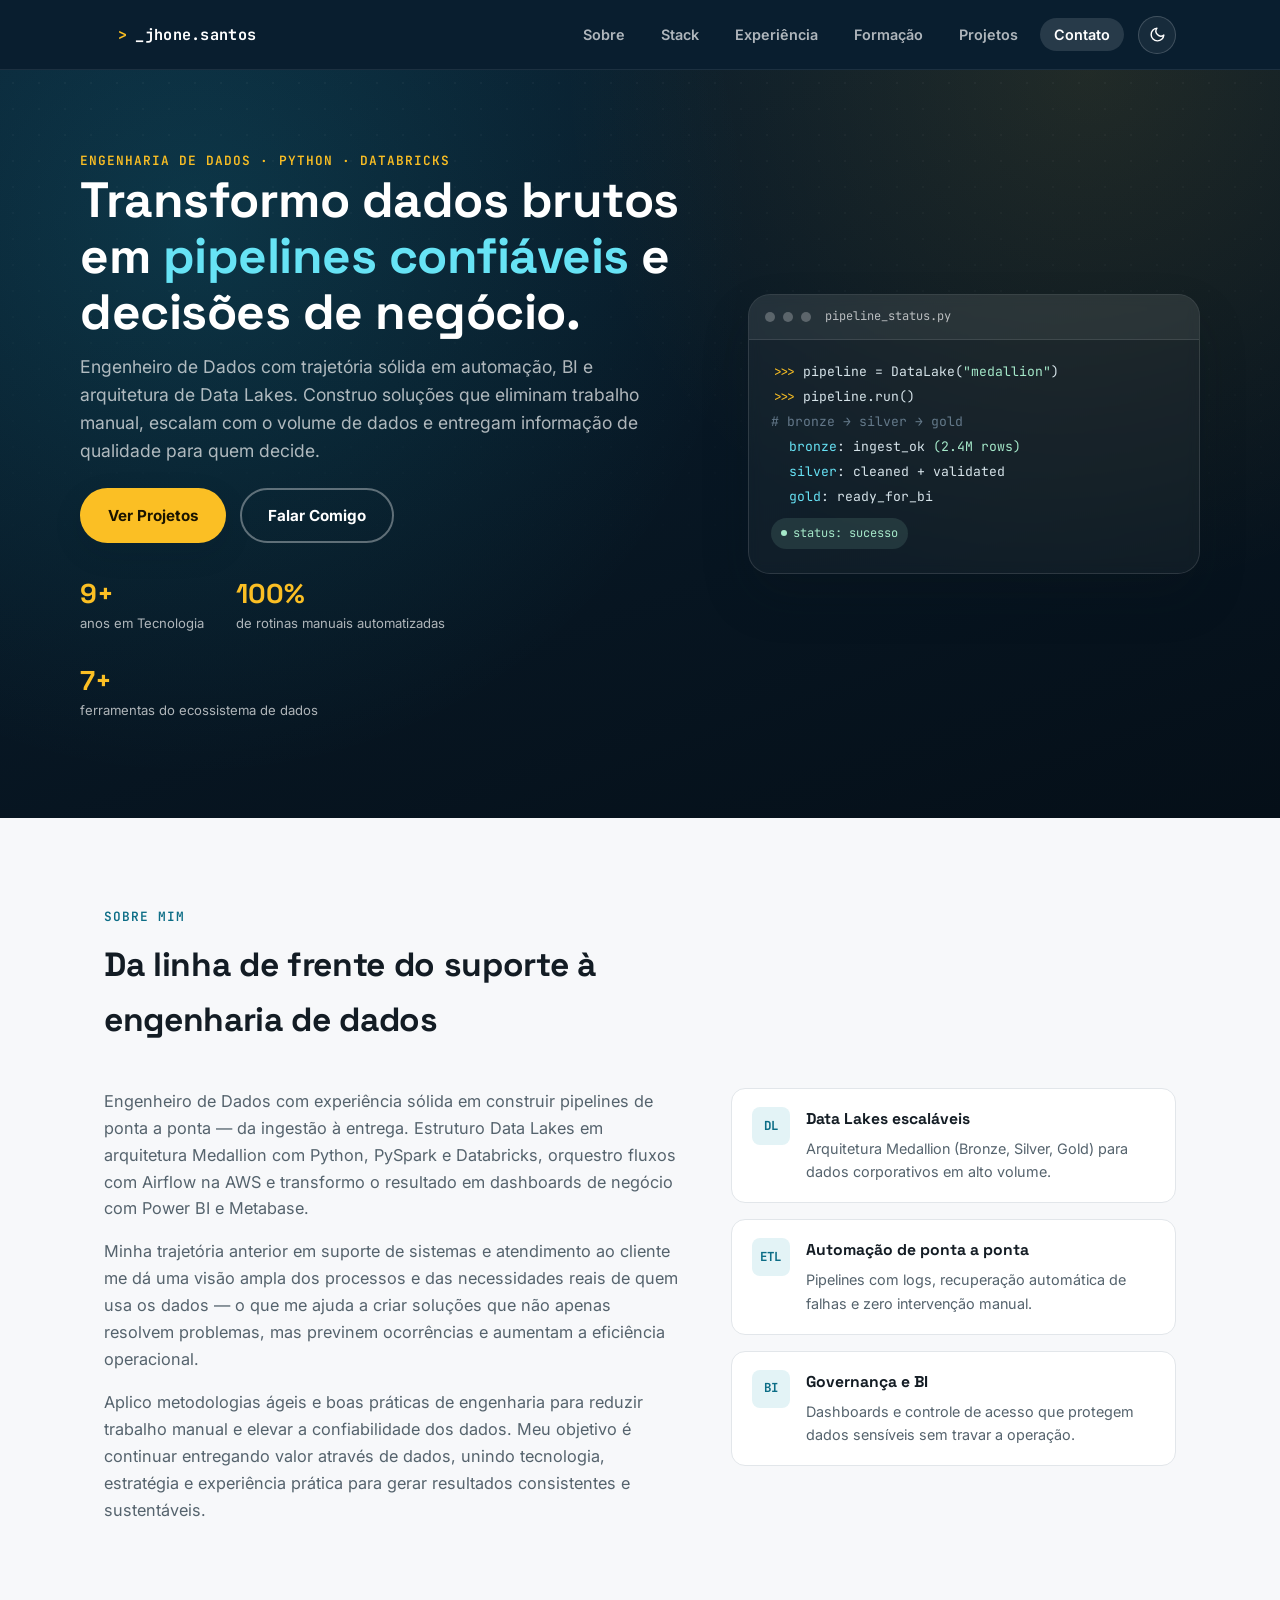
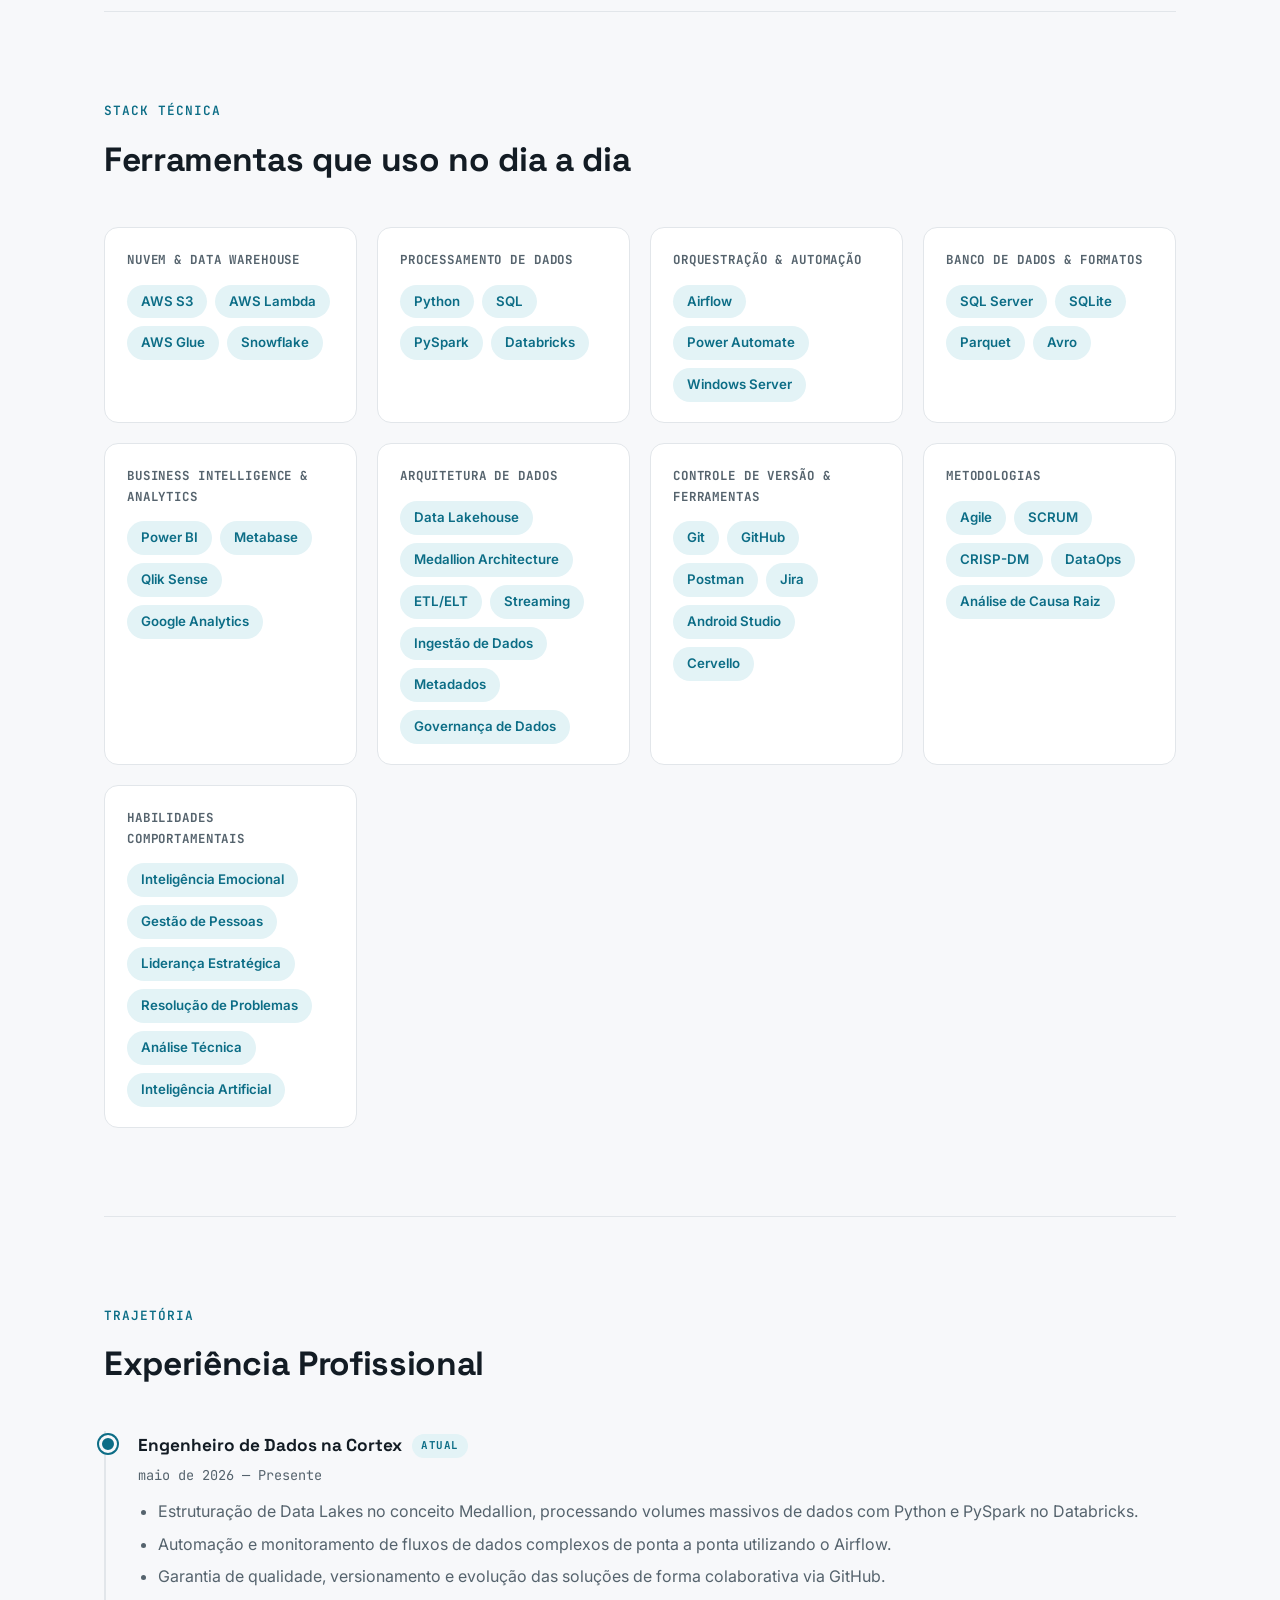
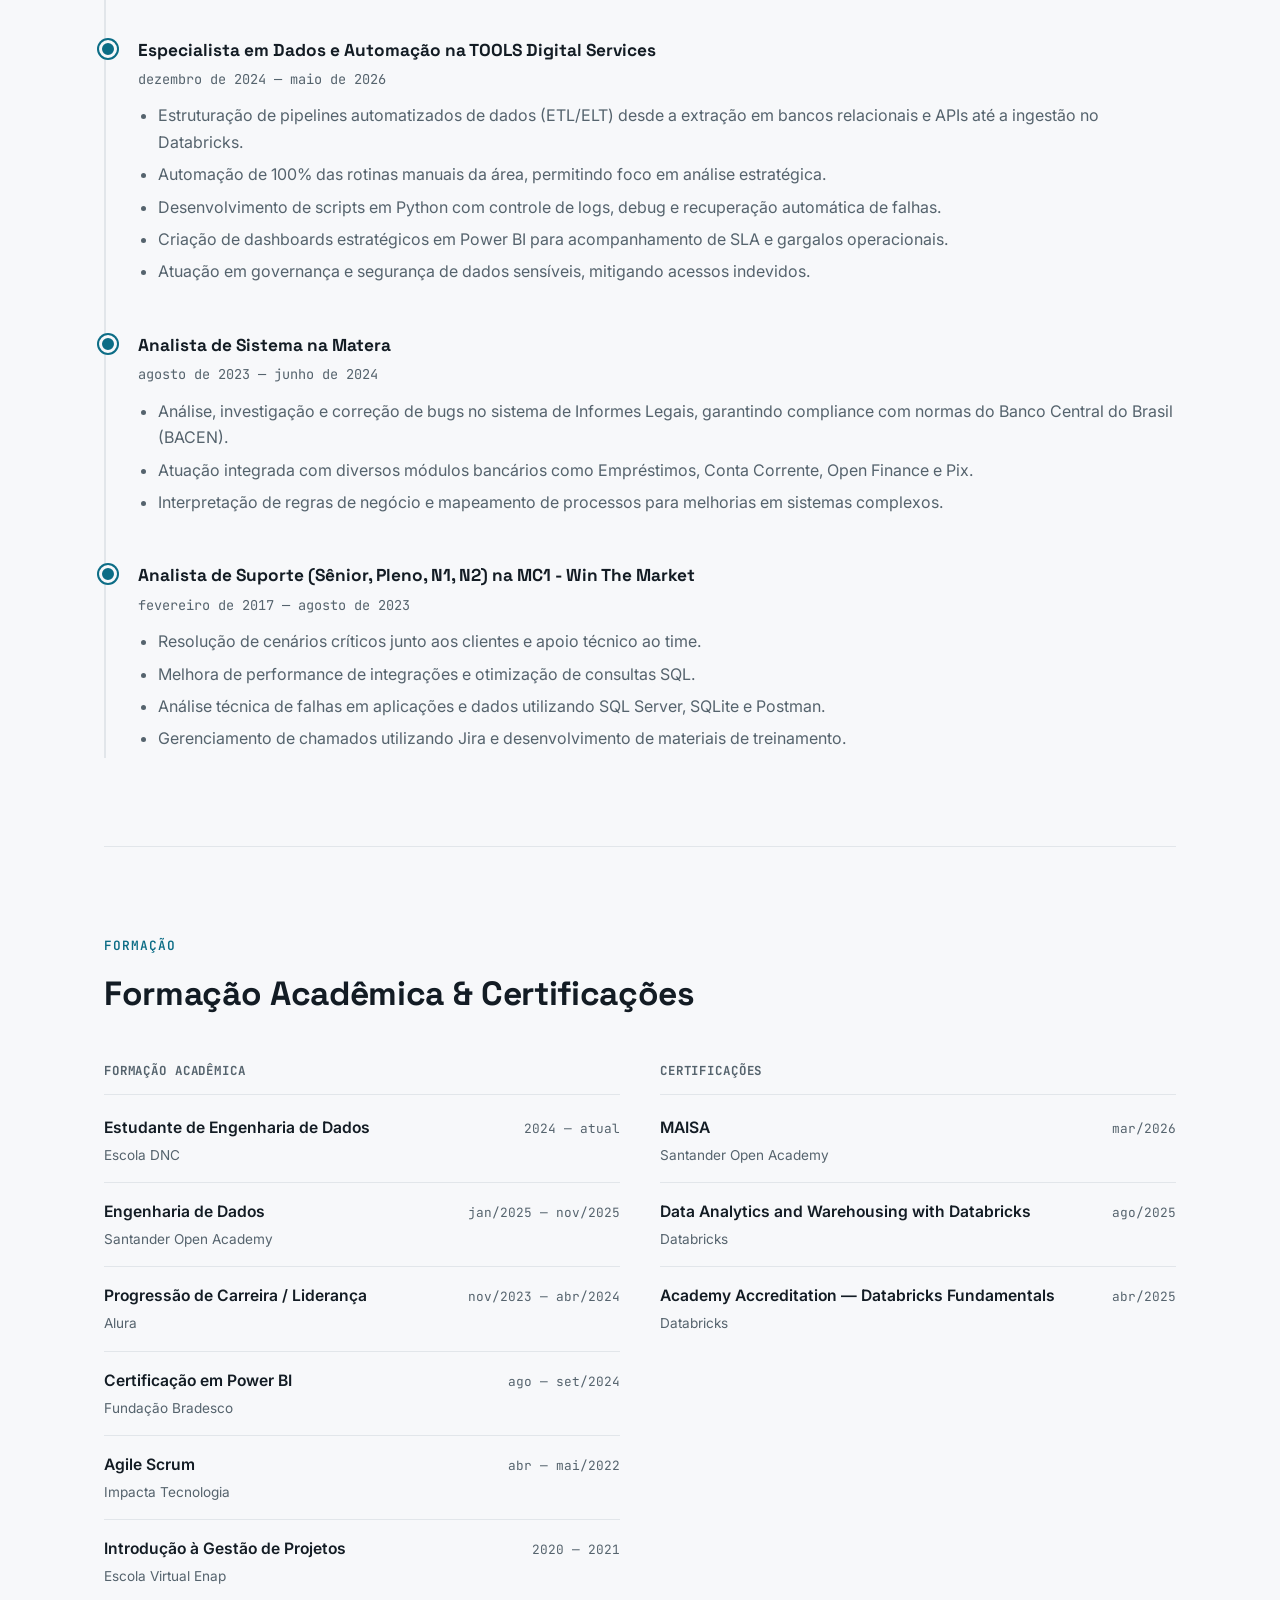
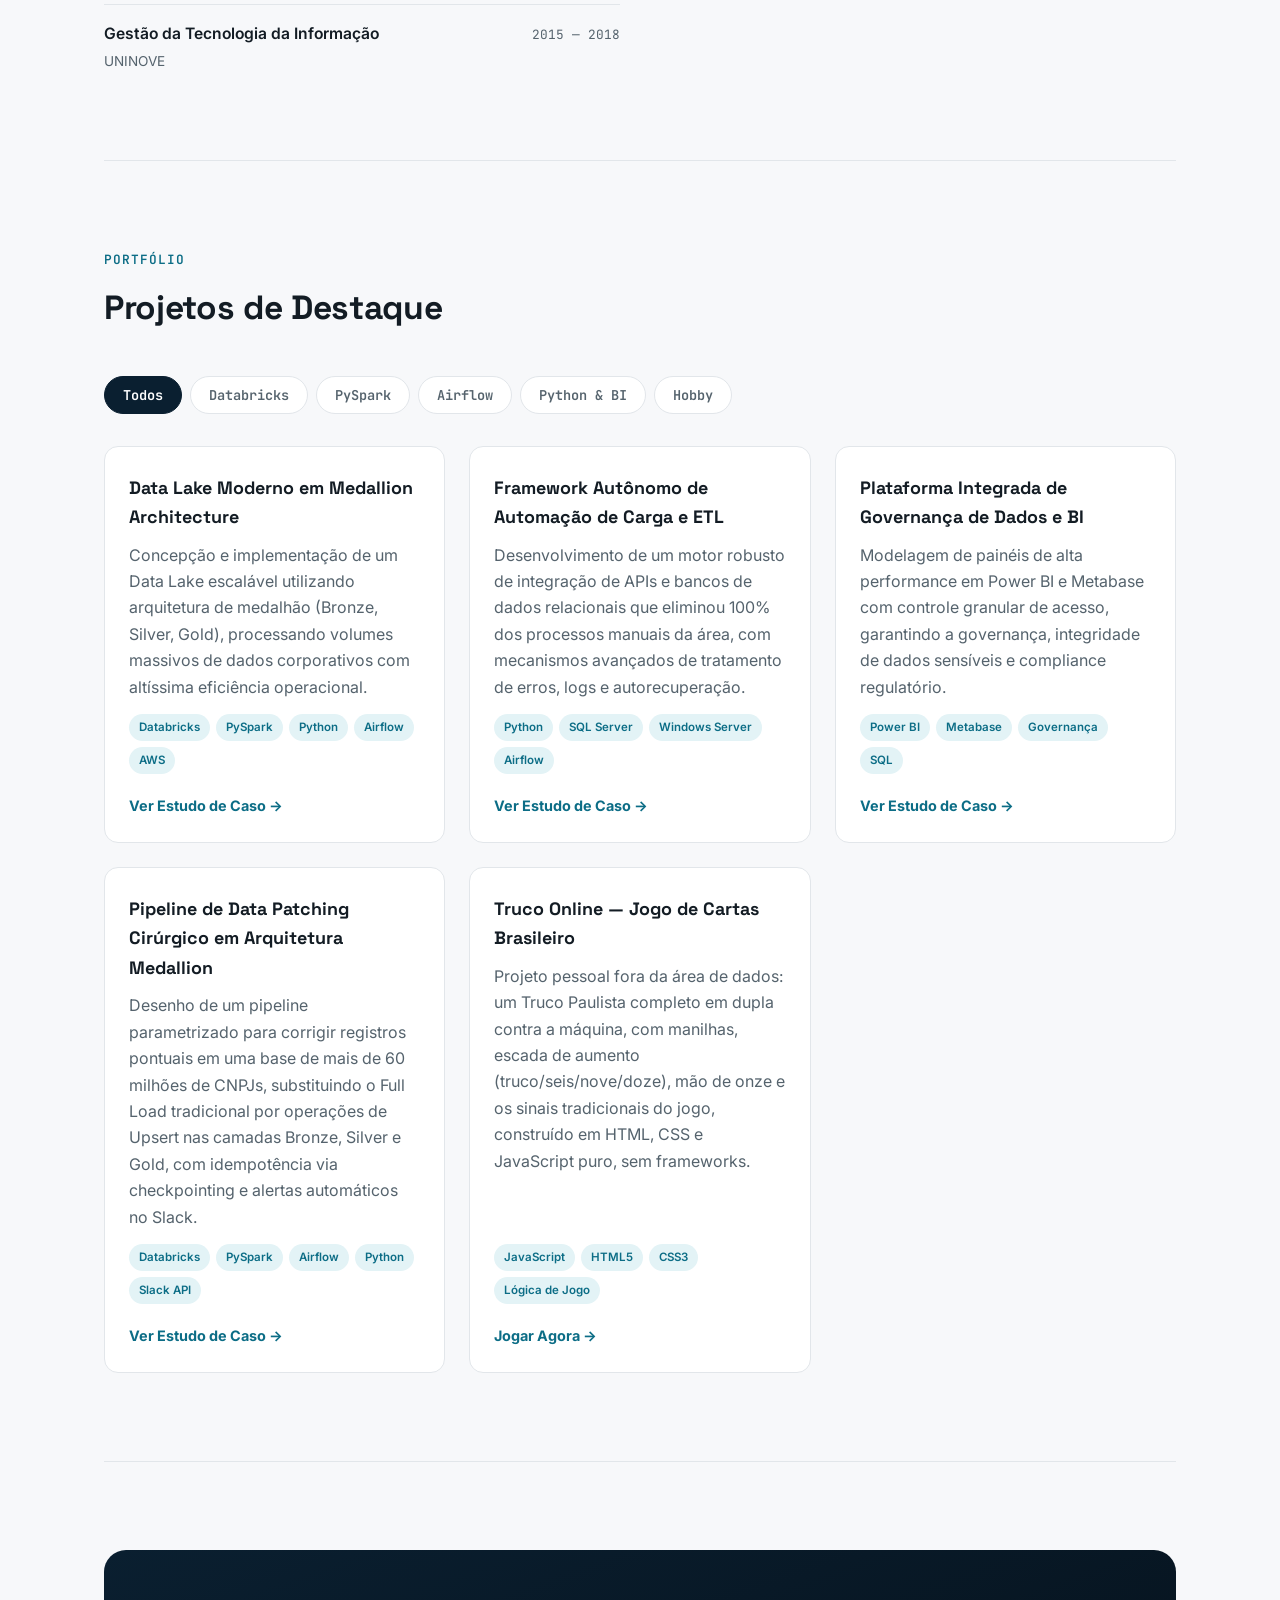
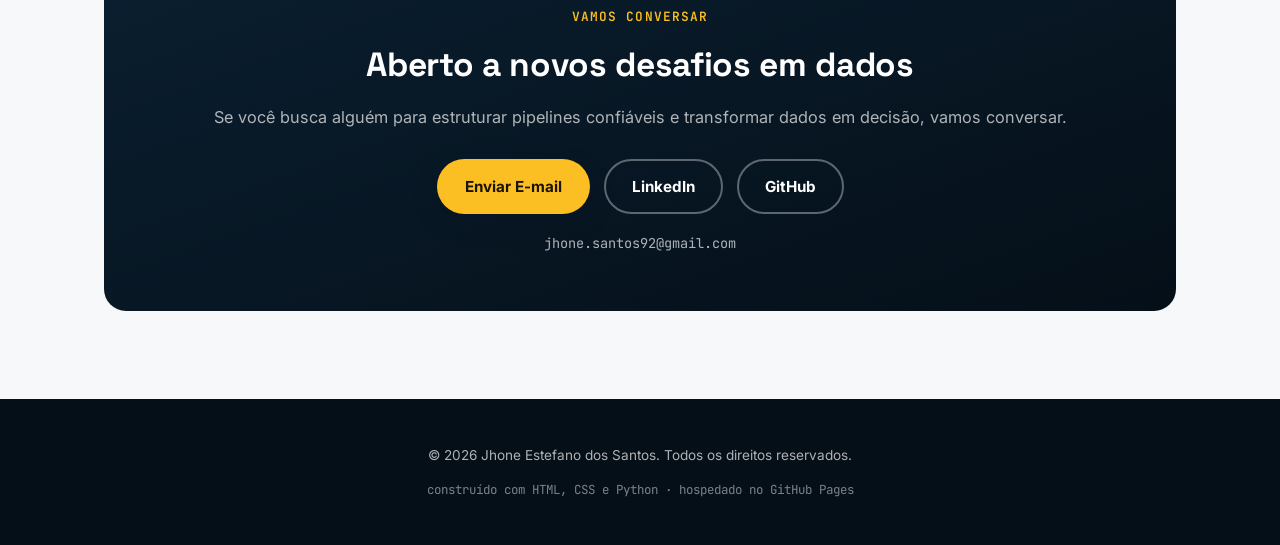
<file: index.html>
<!DOCTYPE html>
<html lang="pt-BR">
<head>
    <meta charset="UTF-8">
    <meta name="viewport" content="width=device-width, initial-scale=1.0">
    <title>Jhone Estefano dos Santos | Engenheiro de Dados</title>
    <meta name="description" content="Portfólio de Jhone Estefano dos Santos, Engenheiro de Dados especializado em Python, PySpark, Databricks, Airflow e AWS. Conheça meus projetos de Data Lake, ETL/ELT e governança de dados.">
    <meta name="author" content="Jhone Estefano dos Santos">

    <link rel="canonical" href="https://jhonesantos-92.github.io/data_engineering_portfolio/">

    <meta property="og:type" content="website">
    <meta property="og:title" content="Jhone Estefano dos Santos | Engenheiro de Dados">
    <meta property="og:description" content="Portfólio de Engenharia de Dados: Data Lakes, ETL/ELT, Databricks, PySpark, Airflow e AWS.">
    <meta property="og:image" content="https://jhonesantos-92.github.io/data_engineering_portfolio/images/og-cover.png">
    <meta property="og:url" content="https://jhonesantos-92.github.io/data_engineering_portfolio/">
    <meta property="og:locale" content="pt_BR">

    <meta name="twitter:card" content="summary_large_image">
    <meta name="twitter:title" content="Jhone Estefano dos Santos | Engenheiro de Dados">
    <meta name="twitter:description" content="Portfólio de Engenharia de Dados: Data Lakes, ETL/ELT, Databricks, PySpark, Airflow e AWS.">
    <meta name="twitter:image" content="https://jhonesantos-92.github.io/data_engineering_portfolio/images/og-cover.png">

    <link rel="icon" type="image/svg+xml" href="images/favicon.svg">
    <meta name="theme-color" content="#0a1f30">

    <link rel="preconnect" href="https://fonts.googleapis.com">
    <link rel="preconnect" href="https://fonts.gstatic.com" crossorigin>
    <link href="https://fonts.googleapis.com/css2?family=Space+Grotesk:wght@500;700&family=Inter:wght@400;500;600;700&family=JetBrains+Mono:wght@400;500;600;700&display=swap" rel="stylesheet">

    <link rel="stylesheet" href="css/style.css">

    <script type="application/ld+json">
    {
        "@context": "https://schema.org",
        "@type": "Person",
        "name": "Jhone Estefano dos Santos",
        "jobTitle": "Engenheiro de Dados",
        "url": "https://jhonesantos-92.github.io/data_engineering_portfolio/",
        "image": "https://jhonesantos-92.github.io/data_engineering_portfolio/images/og-cover.png",
        "email": "mailto:jhone.santos92@gmail.com",
        "sameAs": [
            "https://www.linkedin.com/in/jhone-estefano",
            "https://github.com/JhoneSantos-92"
        ],
        "knowsAbout": ["Python", "SQL", "PySpark", "Databricks", "Apache Airflow", "AWS", "Power BI", "Engenharia de Dados"]
    }
    </script>
</head>
<body>
    <header>
        <nav>
            <div class="nav-bar">
                <a href="#" class="logo"><span class="logo-dot">&gt;</span>_jhone.santos</a>
                <button class="nav-toggle" id="navToggle" aria-label="Abrir menu" aria-expanded="false" aria-controls="navMenu">
                    <span></span><span></span><span></span>
                </button>
                <ul id="navMenu">
                    <li><a href="#about" data-nav-link>Sobre</a></li>
                    <li><a href="#skills" data-nav-link>Stack</a></li>
                    <li><a href="#experience" data-nav-link>Experiência</a></li>
                    <li><a href="#education" data-nav-link>Formação</a></li>
                    <li><a href="#projects" data-nav-link>Projetos</a></li>
                    <li><a href="#contact" data-nav-link>Contato</a></li>
                    <li>
                        <button class="theme-toggle" id="themeToggle" aria-label="Alternar tema claro/escuro" aria-pressed="false">
                            <svg class="icon-moon" viewBox="0 0 24 24" fill="none" stroke="currentColor" stroke-width="2" stroke-linecap="round" stroke-linejoin="round"><path d="M21 12.79A9 9 0 1 1 11.21 3 7 7 0 0 0 21 12.79z"></path></svg>
                            <svg class="icon-sun" viewBox="0 0 24 24" fill="none" stroke="currentColor" stroke-width="2" stroke-linecap="round" stroke-linejoin="round"><circle cx="12" cy="12" r="5"></circle><path d="M12 1v2M12 21v2M4.22 4.22l1.42 1.42M18.36 18.36l1.42 1.42M1 12h2M21 12h2M4.22 19.78l1.42-1.42M18.36 5.64l1.42-1.42"></path></svg>
                        </button>
                    </li>
                </ul>
            </div>
        </nav>

        <div class="hero">
            <div class="hero-inner">
                <div class="hero-content">
                    <span class="eyebrow hero-eyebrow">Engenharia de Dados &middot; Python &middot; Databricks</span>
                    <h1>Transformo dados brutos em <span class="highlight">pipelines confiáveis</span> e decisões de negócio.</h1>
                    <p class="hero-subtitle">
                        Engenheiro de Dados com trajetória sólida em automação, BI e arquitetura de Data Lakes.
                        Construo soluções que eliminam trabalho manual, escalam com o volume de dados e entregam
                        informação de qualidade para quem decide.
                    </p>
                    <div class="hero-cta">
                        <a href="#projects" class="btn btn-primary">Ver Projetos</a>
                        <a href="#contact" class="btn btn-outline">Falar Comigo</a>
                    </div>
                    <div class="hero-stats">
                        <div class="hero-stat">
                            <span class="hero-stat-value">9+</span>
                            <span class="hero-stat-label">anos em Tecnologia</span>
                        </div>
                        <div class="hero-stat">
                            <span class="hero-stat-value">100%</span>
                            <span class="hero-stat-label">de rotinas manuais automatizadas</span>
                        </div>
                        <div class="hero-stat">
                            <span class="hero-stat-value">7+</span>
                            <span class="hero-stat-label">ferramentas do ecossistema de dados</span>
                        </div>
                    </div>
                </div>

                <div class="hero-visual" aria-hidden="true">
                    <div class="terminal-bar">
                        <span class="terminal-dot"></span><span class="terminal-dot"></span><span class="terminal-dot"></span>
                        <span class="terminal-title">pipeline_status.py</span>
                    </div>
                    <div class="terminal-body">
                        <div><span class="line-prompt">&gt;&gt;&gt;</span> pipeline = DataLake(<span class="line-str">"medallion"</span>)</div>
                        <div><span class="line-prompt">&gt;&gt;&gt;</span> pipeline.run()</div>
                        <div class="line-comment"># bronze &rarr; silver &rarr; gold</div>
                        <div class="line-indent"><span class="line-key">bronze</span>: ingest_ok <span class="line-str">(2.4M rows)</span></div>
                        <div class="line-indent"><span class="line-key">silver</span>: cleaned + validated</div>
                        <div class="line-indent"><span class="line-key">gold</span>: ready_for_bi</div>
                        <div class="terminal-status"><span class="dot"></span> status: sucesso</div>
                    </div>
                </div>
            </div>
        </div>
    </header>

    <main>
        <section id="about" class="page-section">
            <div class="section-head">
                <span class="eyebrow">Sobre mim</span>
                <h2>Da linha de frente do suporte à engenharia de dados</h2>
            </div>
            <div class="about-grid">
                <div class="about-copy">
                    <p>
                        Engenheiro de Dados com experiência sólida em construir pipelines de ponta a ponta —
                        da ingestão à entrega. Estruturo Data Lakes em arquitetura Medallion com Python, PySpark
                        e Databricks, orquestro fluxos com Airflow na AWS e transformo o resultado em dashboards
                        de negócio com Power BI e Metabase.
                    </p>
                    <p>
                        Minha trajetória anterior em suporte de sistemas e atendimento ao cliente me dá uma visão
                        ampla dos processos e das necessidades reais de quem usa os dados — o que me ajuda a criar
                        soluções que não apenas resolvem problemas, mas previnem ocorrências e aumentam a
                        eficiência operacional.
                    </p>
                    <p>
                        Aplico metodologias ágeis e boas práticas de engenharia para reduzir trabalho manual e
                        elevar a confiabilidade dos dados. Meu objetivo é continuar entregando valor através de
                        dados, unindo tecnologia, estratégia e experiência prática para gerar resultados
                        consistentes e sustentáveis.
                    </p>
                </div>
                <div class="highlight-list">
                    <div class="highlight-card">
                        <div class="highlight-icon">DL</div>
                        <div>
                            <h3>Data Lakes escaláveis</h3>
                            <p>Arquitetura Medallion (Bronze, Silver, Gold) para dados corporativos em alto volume.</p>
                        </div>
                    </div>
                    <div class="highlight-card">
                        <div class="highlight-icon">ETL</div>
                        <div>
                            <h3>Automação de ponta a ponta</h3>
                            <p>Pipelines com logs, recuperação automática de falhas e zero intervenção manual.</p>
                        </div>
                    </div>
                    <div class="highlight-card">
                        <div class="highlight-icon">BI</div>
                        <div>
                            <h3>Governança e BI</h3>
                            <p>Dashboards e controle de acesso que protegem dados sensíveis sem travar a operação.</p>
                        </div>
                    </div>
                </div>
            </div>
        </section>

        <section id="skills" class="page-section">
            <div class="section-head">
                <span class="eyebrow">Stack técnica</span>
                <h2>Ferramentas que uso no dia a dia</h2>
            </div>
            <div class="skills-grid">
                <div class="skill-category">
                    <h3>Nuvem &amp; Data Warehouse</h3>
                    <div class="skill-tags"><span class="tag">AWS S3</span><span class="tag">AWS Lambda</span><span class="tag">AWS Glue</span><span class="tag">Snowflake</span></div>
                </div>
                <div class="skill-category">
                    <h3>Processamento de Dados</h3>
                    <div class="skill-tags"><span class="tag">Python</span><span class="tag">SQL</span><span class="tag">PySpark</span><span class="tag">Databricks</span></div>
                </div>
                <div class="skill-category">
                    <h3>Orquestração &amp; Automação</h3>
                    <div class="skill-tags"><span class="tag">Airflow</span><span class="tag">Power Automate</span><span class="tag">Windows Server</span></div>
                </div>
                <div class="skill-category">
                    <h3>Banco de Dados &amp; Formatos</h3>
                    <div class="skill-tags"><span class="tag">SQL Server</span><span class="tag">SQLite</span><span class="tag">Parquet</span><span class="tag">Avro</span></div>
                </div>
                <div class="skill-category">
                    <h3>Business Intelligence &amp; Analytics</h3>
                    <div class="skill-tags"><span class="tag">Power BI</span><span class="tag">Metabase</span><span class="tag">Qlik Sense</span><span class="tag">Google Analytics</span></div>
                </div>
                <div class="skill-category">
                    <h3>Arquitetura de Dados</h3>
                    <div class="skill-tags"><span class="tag">Data Lakehouse</span><span class="tag">Medallion Architecture</span><span class="tag">ETL/ELT</span><span class="tag">Streaming</span><span class="tag">Ingestão de Dados</span><span class="tag">Metadados</span><span class="tag">Governança de Dados</span></div>
                </div>
                <div class="skill-category">
                    <h3>Controle de Versão &amp; Ferramentas</h3>
                    <div class="skill-tags"><span class="tag">Git</span><span class="tag">GitHub</span><span class="tag">Postman</span><span class="tag">Jira</span><span class="tag">Android Studio</span><span class="tag">Cervello</span></div>
                </div>
                <div class="skill-category">
                    <h3>Metodologias</h3>
                    <div class="skill-tags"><span class="tag">Agile</span><span class="tag">SCRUM</span><span class="tag">CRISP-DM</span><span class="tag">DataOps</span><span class="tag">Análise de Causa Raiz</span></div>
                </div>
                <div class="skill-category">
                    <h3>Habilidades Comportamentais</h3>
                    <div class="skill-tags"><span class="tag">Inteligência Emocional</span><span class="tag">Gestão de Pessoas</span><span class="tag">Liderança Estratégica</span><span class="tag">Resolução de Problemas</span><span class="tag">Análise Técnica</span><span class="tag">Inteligência Artificial</span></div>
                </div>
            </div>
        </section>

        <section id="experience" class="page-section">
            <div class="section-head">
                <span class="eyebrow">Trajetória</span>
                <h2>Experiência Profissional</h2>
            </div>
            <div class="timeline">
                <article class="timeline-item">
                    <div class="timeline-header">
                        <h3>Engenheiro de Dados na Cortex</h3>
                        <span class="badge-current">Atual</span>
                    </div>
                    <span class="period">maio de 2026 &mdash; Presente</span>
                    <ul>
                        <li>Estruturação de Data Lakes no conceito Medallion, processando volumes massivos de dados com Python e PySpark no Databricks.</li>
                        <li>Automação e monitoramento de fluxos de dados complexos de ponta a ponta utilizando o Airflow.</li>
                        <li>Garantia de qualidade, versionamento e evolução das soluções de forma colaborativa via GitHub.</li>
                    </ul>
                </article>
                <article class="timeline-item">
                    <div class="timeline-header">
                        <h3>Especialista em Dados e Automação na TOOLS Digital Services</h3>
                    </div>
                    <span class="period">dezembro de 2024 &mdash; maio de 2026</span>
                    <ul>
                        <li>Estruturação de pipelines automatizados de dados (ETL/ELT) desde a extração em bancos relacionais e APIs até a ingestão no Databricks.</li>
                        <li>Automação de 100% das rotinas manuais da área, permitindo foco em análise estratégica.</li>
                        <li>Desenvolvimento de scripts em Python com controle de logs, debug e recuperação automática de falhas.</li>
                        <li>Criação de dashboards estratégicos em Power BI para acompanhamento de SLA e gargalos operacionais.</li>
                        <li>Atuação em governança e segurança de dados sensíveis, mitigando acessos indevidos.</li>
                    </ul>
                </article>
                <article class="timeline-item">
                    <div class="timeline-header">
                        <h3>Analista de Sistema na Matera</h3>
                    </div>
                    <span class="period">agosto de 2023 &mdash; junho de 2024</span>
                    <ul>
                        <li>Análise, investigação e correção de bugs no sistema de Informes Legais, garantindo compliance com normas do Banco Central do Brasil (BACEN).</li>
                        <li>Atuação integrada com diversos módulos bancários como Empréstimos, Conta Corrente, Open Finance e Pix.</li>
                        <li>Interpretação de regras de negócio e mapeamento de processos para melhorias em sistemas complexos.</li>
                    </ul>
                </article>
                <article class="timeline-item">
                    <div class="timeline-header">
                        <h3>Analista de Suporte (Sênior, Pleno, N1, N2) na MC1 - Win The Market</h3>
                    </div>
                    <span class="period">fevereiro de 2017 &mdash; agosto de 2023</span>
                    <ul>
                        <li>Resolução de cenários críticos junto aos clientes e apoio técnico ao time.</li>
                        <li>Melhora de performance de integrações e otimização de consultas SQL.</li>
                        <li>Análise técnica de falhas em aplicações e dados utilizando SQL Server, SQLite e Postman.</li>
                        <li>Gerenciamento de chamados utilizando Jira e desenvolvimento de materiais de treinamento.</li>
                    </ul>
                </article>
            </div>
        </section>

        <section id="education" class="page-section">
            <div class="section-head">
                <span class="eyebrow">Formação</span>
                <h2>Formação Acadêmica &amp; Certificações</h2>
            </div>
            <div class="education-grid">
                <div class="education-group">
                    <h3>Formação Acadêmica</h3>
                    <ul class="credential-list">
                        <li class="credential-item">
                            <div class="credential-main">
                                <strong>Estudante de Engenharia de Dados</strong>
                                <span class="credential-org">Escola DNC</span>
                            </div>
                            <span class="credential-period">2024 &mdash; atual</span>
                        </li>
                        <li class="credential-item">
                            <div class="credential-main">
                                <strong>Engenharia de Dados</strong>
                                <span class="credential-org">Santander Open Academy</span>
                            </div>
                            <span class="credential-period">jan/2025 &mdash; nov/2025</span>
                        </li>
                        <li class="credential-item">
                            <div class="credential-main">
                                <strong>Progressão de Carreira / Liderança</strong>
                                <span class="credential-org">Alura</span>
                            </div>
                            <span class="credential-period">nov/2023 &mdash; abr/2024</span>
                        </li>
                        <li class="credential-item">
                            <div class="credential-main">
                                <strong>Certificação em Power BI</strong>
                                <span class="credential-org">Fundação Bradesco</span>
                            </div>
                            <span class="credential-period">ago &mdash; set/2024</span>
                        </li>
                        <li class="credential-item">
                            <div class="credential-main">
                                <strong>Agile Scrum</strong>
                                <span class="credential-org">Impacta Tecnologia</span>
                            </div>
                            <span class="credential-period">abr &mdash; mai/2022</span>
                        </li>
                        <li class="credential-item">
                            <div class="credential-main">
                                <strong>Introdução à Gestão de Projetos</strong>
                                <span class="credential-org">Escola Virtual Enap</span>
                            </div>
                            <span class="credential-period">2020 &mdash; 2021</span>
                        </li>
                        <li class="credential-item">
                            <div class="credential-main">
                                <strong>Gestão da Tecnologia da Informação</strong>
                                <span class="credential-org">UNINOVE</span>
                            </div>
                            <span class="credential-period">2015 &mdash; 2018</span>
                        </li>
                    </ul>
                </div>
                <div class="education-group">
                    <h3>Certificações</h3>
                    <ul class="credential-list">
                        <li class="credential-item">
                            <div class="credential-main">
                                <strong>MAISA</strong>
                                <span class="credential-org">Santander Open Academy</span>
                            </div>
                            <span class="credential-period">mar/2026</span>
                        </li>
                        <li class="credential-item">
                            <div class="credential-main">
                                <strong>Data Analytics and Warehousing with Databricks</strong>
                                <span class="credential-org">Databricks</span>
                            </div>
                            <span class="credential-period">ago/2025</span>
                        </li>
                        <li class="credential-item">
                            <div class="credential-main">
                                <strong>Academy Accreditation &mdash; Databricks Fundamentals</strong>
                                <span class="credential-org">Databricks</span>
                            </div>
                            <span class="credential-period">abr/2025</span>
                        </li>
                    </ul>
                </div>
            </div>
        </section>

        <section id="projects" class="page-section">
            <div class="section-head">
                <span class="eyebrow">Portfólio</span>
                <h2>Projetos de Destaque</h2>
            </div>
            <div id="project-filters">
                <button class="filter-btn active" data-filter="all">Todos</button>
                <button class="filter-btn" data-filter="databricks">Databricks</button>
                <button class="filter-btn" data-filter="pyspark">PySpark</button>
                <button class="filter-btn" data-filter="airflow">Airflow</button>
                <button class="filter-btn" data-filter="python">Python & BI</button>
                <button class="filter-btn" data-filter="hobby">Hobby</button>
            </div>
            <div id="project-list">
                <div class="project-card" data-tech="databricks pyspark airflow">
                    <h3>Data Lake Moderno em Medallion Architecture</h3>
                    <p>Concepção e implementação de um Data Lake escalável utilizando arquitetura de medalhão (Bronze, Silver, Gold), processando volumes massivos de dados corporativos com altíssima eficiência operacional.</p>
                    <div class="project-card-tags">
                        <span class="tag">Databricks</span><span class="tag">PySpark</span><span class="tag">Python</span><span class="tag">Airflow</span><span class="tag">AWS</span>
                    </div>
                    <a href="projects/project-detail.html?project=medallion-lake" class="card-link">Ver Estudo de Caso &rarr;</a>
                </div>
                <div class="project-card" data-tech="python airflow">
                    <h3>Framework Autônomo de Automação de Carga e ETL</h3>
                    <p>Desenvolvimento de um motor robusto de integração de APIs e bancos de dados relacionais que eliminou 100% dos processos manuais da área, com mecanismos avançados de tratamento de erros, logs e autorecuperação.</p>
                    <div class="project-card-tags">
                        <span class="tag">Python</span><span class="tag">SQL Server</span><span class="tag">Windows Server</span><span class="tag">Airflow</span>
                    </div>
                    <a href="projects/project-detail.html?project=etl-automation" class="card-link">Ver Estudo de Caso &rarr;</a>
                </div>
                <div class="project-card" data-tech="python">
                    <h3>Plataforma Integrada de Governança de Dados e BI</h3>
                    <p>Modelagem de painéis de alta performance em Power BI e Metabase com controle granular de acesso, garantindo a governança, integridade de dados sensíveis e compliance regulatório.</p>
                    <div class="project-card-tags">
                        <span class="tag">Power BI</span><span class="tag">Metabase</span><span class="tag">Governança</span><span class="tag">SQL</span>
                    </div>
                    <a href="projects/project-detail.html?project=governance-bi" class="card-link">Ver Estudo de Caso &rarr;</a>
                </div>
                <div class="project-card" data-tech="databricks pyspark airflow">
                    <h3>Pipeline de Data Patching Cirúrgico em Arquitetura Medallion</h3>
                    <p>Desenho de um pipeline parametrizado para corrigir registros pontuais em uma base de mais de 60 milhões de CNPJs, substituindo o Full Load tradicional por operações de Upsert nas camadas Bronze, Silver e Gold, com idempotência via checkpointing e alertas automáticos no Slack.</p>
                    <div class="project-card-tags">
                        <span class="tag">Databricks</span><span class="tag">PySpark</span><span class="tag">Airflow</span><span class="tag">Python</span><span class="tag">Slack API</span>
                    </div>
                    <a href="projects/project-detail.html?project=data-patching-medallion" class="card-link">Ver Estudo de Caso &rarr;</a>
                </div>
                <div class="project-card" data-tech="hobby">
                    <h3>Truco Online — Jogo de Cartas Brasileiro</h3>
                    <p>Projeto pessoal fora da área de dados: um Truco Paulista completo em dupla contra a máquina, com manilhas, escada de aumento (truco/seis/nove/doze), mão de onze e os sinais tradicionais do jogo, construído em HTML, CSS e JavaScript puro, sem frameworks.</p>
                    <div class="project-card-tags">
                        <span class="tag">JavaScript</span><span class="tag">HTML5</span><span class="tag">CSS3</span><span class="tag">Lógica de Jogo</span>
                    </div>
                    <a href="truco/index.html" class="card-link">Jogar Agora &rarr;</a>
                </div>
            </div>
        </section>

        <section id="contact" class="page-section">
            <div class="contact-panel">
                <span class="eyebrow">Vamos conversar</span>
                <h2>Aberto a novos desafios em dados</h2>
                <p class="section-lede">Se você busca alguém para estruturar pipelines confiáveis e transformar dados em decisão, vamos conversar.</p>
                <div class="contact-actions">
                    <a href="mailto:jhone.santos92@gmail.com" class="btn btn-primary">Enviar E-mail</a>
                    <a href="https://www.linkedin.com/in/jhone-estefano" target="_blank" rel="noopener" class="btn btn-outline">LinkedIn</a>
                    <a href="https://github.com/JhoneSantos-92" target="_blank" rel="noopener" class="btn btn-outline">GitHub</a>
                </div>
                <p class="contact-email">jhone.santos92@gmail.com</p>
            </div>
        </section>
    </main>

    <footer>
        <p>&copy; 2026 Jhone Estefano dos Santos. Todos os direitos reservados.</p>
        <p class="footer-tag">construído com HTML, CSS e Python &middot; hospedado no GitHub Pages</p>
    </footer>

    <script src="js/main.js"></script>
</body>
</html>
</file>
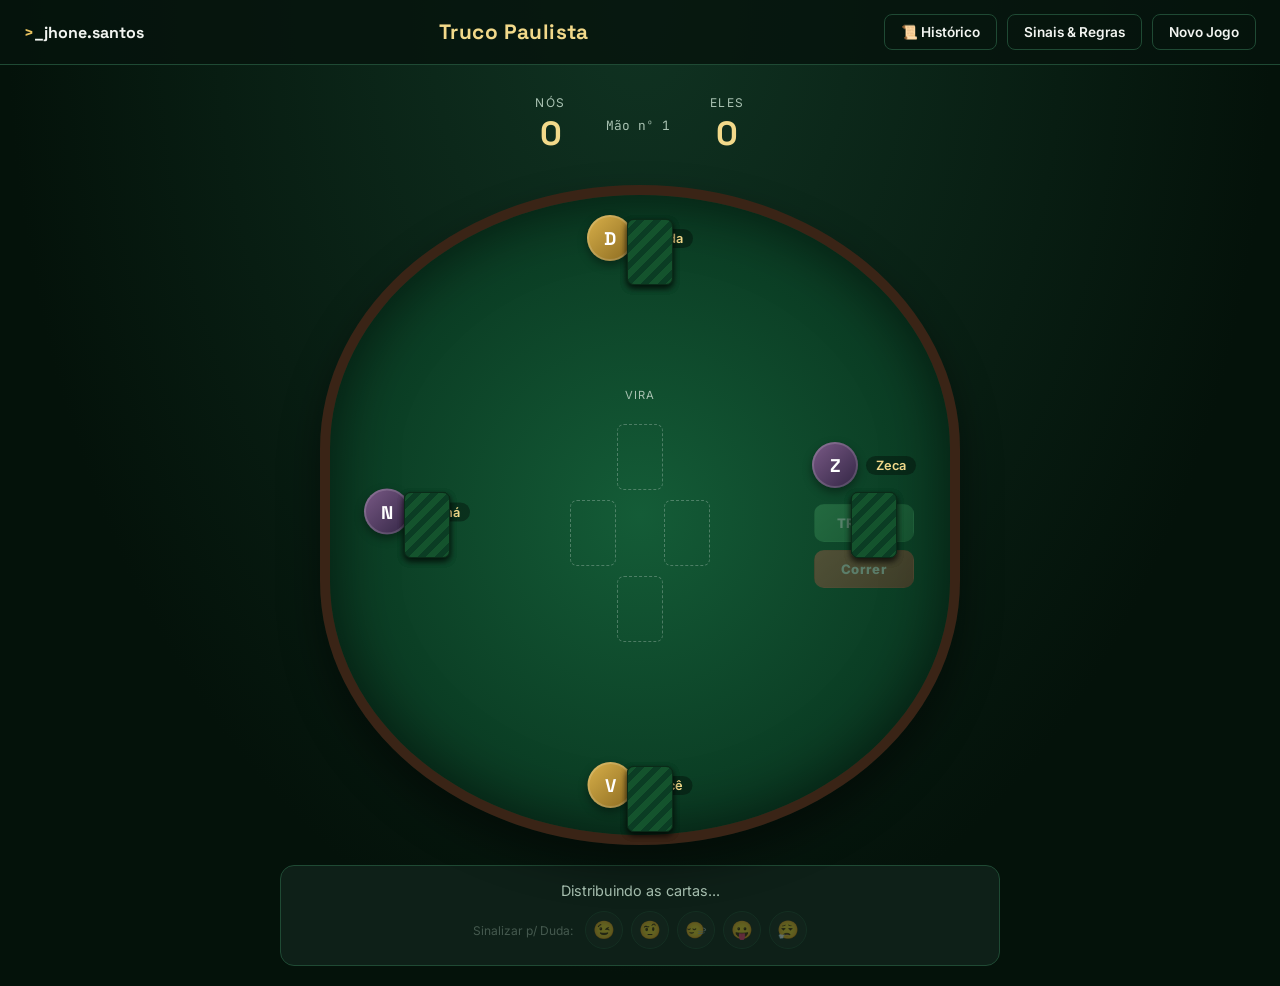
<file: truco/index.html>
<!DOCTYPE html>
<html lang="pt-BR">
<head>
    <meta charset="UTF-8">
    <meta name="viewport" content="width=device-width, initial-scale=1.0">
    <title>Truco Online | Jhone Estefano dos Santos</title>
    <meta name="description" content="Truco Paulista completo em dupla contra a máquina: manilhas, truco/seis/nove/doze, mão de onze e sinais tradicionais. Projeto pessoal em HTML, CSS e JavaScript puro.">
    <link rel="icon" type="image/svg+xml" href="../images/favicon.svg">
    <meta name="theme-color" content="#0b3d24">

    <link rel="preconnect" href="https://fonts.googleapis.com">
    <link rel="preconnect" href="https://fonts.gstatic.com" crossorigin>
    <link href="https://fonts.googleapis.com/css2?family=Space+Grotesk:wght@500;700&family=Inter:wght@400;500;600;700&family=JetBrains+Mono:wght@400;500;600;700&display=swap" rel="stylesheet">

    <link rel="stylesheet" href="css/truco.css">
</head>
<body>
    <div id="call-banner" class="call-banner" aria-live="polite"></div>
    <div id="confetti-layer" class="confetti-layer" aria-hidden="true"></div>

    <header class="truco-header">
        <a href="../index.html" class="logo"><span class="logo-dot">&gt;</span>_jhone.santos</a>
        <h1>Truco Paulista</h1>
        <div class="header-actions">
            <button id="history-btn" class="btn btn-ghost" aria-label="Histórico da mesa">📜 Histórico</button>
            <button id="info-btn" class="btn btn-ghost" aria-label="Sinais do truco">Sinais &amp; Regras</button>
            <button id="new-game-btn" class="btn btn-ghost">Novo Jogo</button>
        </div>
    </header>

    <main class="truco-main">
        <section class="scoreboard">
            <div class="score-item">
                <span class="score-label">Nós</span>
                <span class="score-value" id="score-a">0</span>
            </div>
            <div class="score-item hand-info">
                <span>Mão nº <span id="hand-number">0</span></span>
            </div>
            <div class="score-item">
                <span class="score-label">Eles</span>
                <span class="score-value" id="score-b">0</span>
            </div>
        </section>

        <div class="table-wrap">
            <div class="felt-table">
                <div id="deal-overlay" class="deal-overlay"></div>
                <div class="seat seat-top" id="seat-top">
                    <div class="seat-header">
                        <div class="avatar avatar-a">D<div class="signal-badge" id="badge-duda"></div></div>
                        <span class="seat-name">Duda</span>
                    </div>
                    <div class="seat-hand"></div>
                </div>
                <div class="seat seat-left" id="seat-left">
                    <div class="seat-header">
                        <div class="avatar avatar-b">N</div>
                        <span class="seat-name">Naná</span>
                    </div>
                    <div class="seat-hand"></div>
                </div>
                <div class="seat seat-right" id="seat-right">
                    <div class="seat-header">
                        <div class="avatar avatar-b">Z</div>
                        <span class="seat-name">Zeca</span>
                    </div>
                    <div class="seat-hand"></div>
                    <div class="seat-actions">
                        <button id="fixed-truco-btn" class="btn fixed-btn btn-green" disabled>TRUCO!</button>
                        <button id="fixed-correr-btn" class="btn fixed-btn btn-red-solid" disabled>Correr</button>
                    </div>
                </div>

                <div class="table-center">
                    <div class="vira-box">
                        <span class="vira-tag">Vira</span>
                        <div id="vira-card" class="vira-card"></div>
                        <span id="manilha-label" class="manilha-label"></span>
                    </div>
                    <div class="play-slots">
                        <div class="slot slot-top" id="slot-top"></div>
                        <div class="slot-row">
                            <div class="slot slot-left" id="slot-left"></div>
                            <div class="slot slot-right" id="slot-right"></div>
                        </div>
                        <div class="slot slot-bottom" id="slot-bottom"></div>
                    </div>
                </div>

                <div class="seat seat-bottom" id="seat-bottom">
                    <div class="seat-header">
                        <div class="avatar avatar-a">V<div class="signal-badge" id="badge-voce"></div></div>
                        <span class="seat-name">Você</span>
                    </div>
                    <div class="seat-hand"></div>
                </div>
            </div>
        </div>

        <div class="control-panel">
            <div id="turn-timer" class="turn-timer" hidden></div>
            <div id="action-bar" class="action-bar"></div>
            <div id="signal-row" class="signal-row"></div>
        </div>
    </main>

    <div id="info-modal" class="modal-overlay">
        <div class="modal-box">
            <button id="info-close" class="modal-close" aria-label="Fechar">&times;</button>
            <h2>Sinais &amp; Regras do Truco</h2>

            <h3>Pontuação</h3>
            <p>Vence a partida quem fizer 12 pontos primeiro. Cada mão vale 1 ponto, e pode ser aumentada gritando
                <strong>Truco</strong> (3), <strong>Seis</strong> (6), <strong>Nove</strong> (9) e <strong>Doze</strong> (12).
                Quem recebe o pedido pode aceitar, aumentar ou correr — quem corre entrega apenas o valor
                que a mão valia antes daquele pedido.</p>

            <h3>Manilhas</h3>
            <p>A carta virada ("vira") define a manilha: é a carta seguinte na sequência
                4-5-6-7-Q-J-K-A-2-3. As quatro manilhas são as cartas mais fortes do jogo, nesta ordem de força:
                <strong>Ouros &lt; Espadas &lt; Copas &lt; Paus (Zap)</strong>.</p>

            <h3>Mão de Onze</h3>
            <p>Quando uma dupla chega a 11 pontos, a mão seguinte já nasce valendo 3 pontos e ninguém pode pedir
                aumento. Nessa mão, os dois parceiros jogam de <strong>mão aberta</strong>: veem as cartas um do
                outro antes de decidir entre jogar (vale 3) ou correr (perde apenas 1 ponto).
                Se as duas duplas estiverem em 11, é <strong>mão de ferro</strong>: ela é jogada como uma mão
                comum, no escuro, com sinais e aumentos normalmente — ninguém vê a carta de ninguém. A única
                diferença é que, como as duas duplas já estão em 11, quem vencer essa mão vence a partida.</p>

            <h3>Carta virada</h3>
            <p>A partir da 2ª rodada (nunca na 1ª), você pode "queimar" uma carta virada em vez de jogá-la
                normalmente: ela vale automaticamente a rodada mais fraca possível, mas o adversário nunca
                descobre qual carta era. É uma jogada de blefe, usada pra não entregar informação sobre sua mão.</p>

            <h3>Tempo de decisão</h3>
            <p>Você tem 10 segundos por decisão (jogar carta, aceitar/correr/aumentar, ou mão de onze). Se o
                tempo acabar, o jogo decide por você da forma mais segura: joga a carta mais fraca disponível
                ou corre.</p>

            <h3>Troca de sinais no início da mão</h3>
            <p>Antes da 1ª carta de cada mão, a Duda sinaliza pra você a manilha que ela realmente tem na mão
                (ou o sinal de "não tenho nada") e depois é sua vez de sinalizar de volta — ninguém joga carta
                até essa troca terminar. A dupla adversária troca sinais do mesmo jeito, mas fica fora da sua
                vista. Na mão de onze, só a dupla que está com 11 pontos dispensa o sinal (já vê a mão aberta
                da parceira); a outra dupla ainda troca normalmente, depois da decisão de jogar ou correr. Na
                mão de ferro (11 a 11) a troca acontece normalmente para as duas duplas, exatamente como numa
                mão comum — nenhuma carta é revelada.</p>

            <h3>Sinais tradicionais</h3>
            <p class="muted">Usados de olho no parceiro, sem o adversário perceber. Variam muito de região pra
                região e de dupla pra dupla — combine antes de valer!</p>
            <ul class="sinais-list">
                <li><strong>😉 Piscar o olho</strong> — manilha de Paus (o Zap, carta mais forte do baralho).</li>
                <li><strong>🤨 Levantar uma sobrancelha</strong> — manilha de Copas.</li>
                <li><strong>🙂‍↔️ Balançar o rosto</strong> — manilha de Espadas.</li>
                <li><strong>😛 Mostrar a língua</strong> — manilha de Ouros.</li>
                <li><strong>😮‍💨 Suspirar</strong> — "não tenho nada".</li>
                <li><strong>💪 Levantar os dois ombros</strong> — par de 3 (gesto tradicional, sem botão neste jogo).</li>
                <li><strong>🤞 Mostrar o dedo mindinho</strong> — tem um Ás (gesto tradicional, sem botão neste jogo).</li>
                <li><strong>🧔 Coçar o queixo</strong> — tem um Rei (gesto tradicional, sem botão neste jogo).</li>
                <li><strong>👂 Mão na orelha</strong> — tem uma Dama (gesto tradicional, sem botão neste jogo).</li>
            </ul>
            <p class="muted">Neste jogo, os 5 primeiros sinais aparecem como botões — inclusive quando o adversário
                pede truco — para você avisar sua Duda (parceira) sobre a força da sua mão e mudar um pouco a
                coragem dela para aceitar, correr ou pedir aumento.</p>
        </div>
    </div>

    <div id="history-modal" class="modal-overlay">
        <div class="modal-box">
            <button id="history-close" class="modal-close" aria-label="Fechar">&times;</button>
            <h2>Histórico da Mesa</h2>
            <div id="log-panel" class="log-panel"></div>
        </div>
    </div>

    <div id="end-modal" class="modal-overlay">
        <div class="modal-box modal-box-center">
            <h2 id="end-title">Fim de jogo</h2>
            <p id="end-text"></p>
            <button id="end-play-again" class="btn btn-primary">Jogar novamente</button>
        </div>
    </div>

    <script type="module" src="js/ui.js"></script>
</body>
</html>
</file>
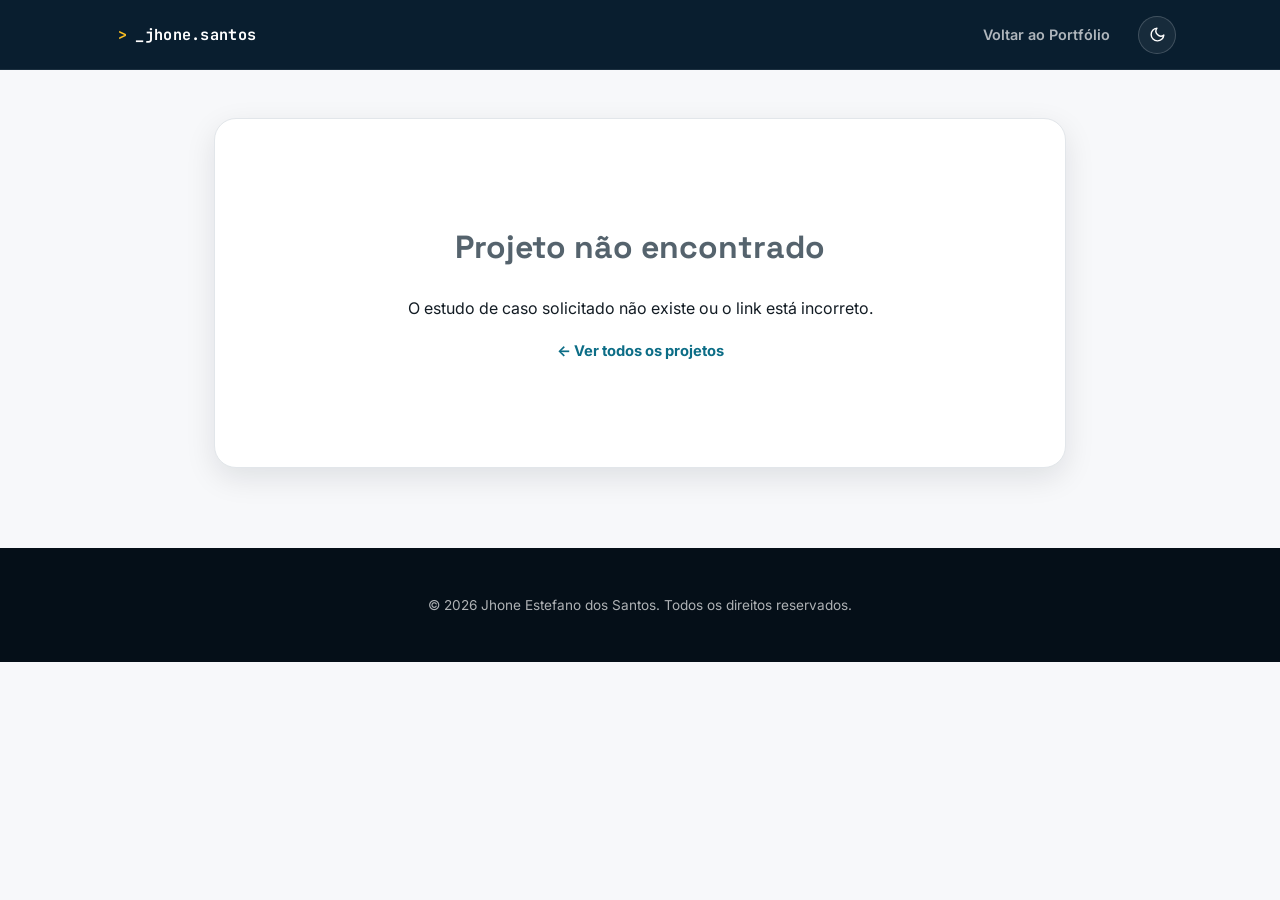
<file: projects/project-detail.html>
<!DOCTYPE html>
<html lang="pt-BR">
<head>
    <meta charset="UTF-8">
    <meta name="viewport" content="width=device-width, initial-scale=1.0">
    <title>Detalhes do Projeto - Jhone Estefano</title>
    <link rel="icon" type="image/svg+xml" href="../images/favicon.svg">
    <meta name="theme-color" content="#0a1f30">

    <link rel="preconnect" href="https://fonts.googleapis.com">
    <link rel="preconnect" href="https://fonts.gstatic.com" crossorigin>
    <link href="https://fonts.googleapis.com/css2?family=Space+Grotesk:wght@500;700&family=Inter:wght@400;500;600;700&family=JetBrains+Mono:wght@400;500;600;700&display=swap" rel="stylesheet">

    <link rel="stylesheet" href="../css/style.css">
</head>
<body>
    <header>
        <nav>
            <div class="nav-bar">
                <a href="../index.html" class="logo"><span class="logo-dot">&gt;</span>_jhone.santos</a>
                <ul id="navMenu">
                    <li><a href="../index.html">Voltar ao Portfólio</a></li>
                    <li>
                        <button class="theme-toggle" id="themeToggle" aria-label="Alternar tema claro/escuro" aria-pressed="false">
                            <svg class="icon-moon" viewBox="0 0 24 24" fill="none" stroke="currentColor" stroke-width="2" stroke-linecap="round" stroke-linejoin="round"><path d="M21 12.79A9 9 0 1 1 11.21 3 7 7 0 0 0 21 12.79z"></path></svg>
                            <svg class="icon-sun" viewBox="0 0 24 24" fill="none" stroke="currentColor" stroke-width="2" stroke-linecap="round" stroke-linejoin="round"><circle cx="12" cy="12" r="5"></circle><path d="M12 1v2M12 21v2M4.22 4.22l1.42 1.42M18.36 18.36l1.42 1.42M1 12h2M21 12h2M4.22 19.78l1.42-1.42M18.36 5.64l1.42-1.42"></path></svg>
                        </button>
                    </li>
                </ul>
            </div>
        </nav>
    </header>

    <main class="project-detail-wrap">
        <div class="project-detail-container" id="project-content">
            <h1 style="text-align: center; color: var(--color-text-muted);">Carregando detalhes do projeto...</h1>
        </div>
    </main>

    <footer>
        <p>&copy; 2026 Jhone Estefano dos Santos. Todos os direitos reservados.</p>
    </footer>

    <script>
        const projectsData = {
            "medallion-lake": {
                title: "Data Lake Moderno em Medallion Architecture",
                tags: ["Databricks", "PySpark", "Python", "Airflow", "AWS S3"],
                problem: "A Cortex precisava de um repositório centralizado, confiável e altamente escalável para processar volumes massivos de dados corporativos de forma ágil. A ausência de uma estruturação adequada de dados gerava gargalos operacionais e dificultava a tomada de decisões corporativas baseadas em informações de qualidade.",
                solution: "Desenho e implementação de uma arquitetura de Data Lake escalável com o conceito de Medalhão (Bronze, Silver e Gold). Utilizando Python e PySpark no Databricks, os dados brutos são ingeridos na camada Bronze, limpos, estruturados e enriquecidos na camada Silver, e finalmente agregados na camada Gold para consumo imediato. Todo o ecossistema é orquestrado e automatizado de ponta a ponta com o Apache Airflow.",
                techStack: [
                    "<strong>Ingestão e Processamento:</strong> Python, PySpark, Databricks",
                    "<strong>Orquestração:</strong> Apache Airflow para agendamento e monitoramento de DAGs",
                    "<strong>Versionamento e CI/CD:</strong> Fluxo colaborativo via GitHub",
                    "<strong>Armazenamento:</strong> Estrutura de nuvem (AWS S3)"
                ],
                outcome: "Entrega de pipelines de dados robustos e altamente resilientes, garantindo informações de altíssima qualidade às áreas de negócio em tempo reduzido. O tempo de processamento de dados massivos foi drasticamente otimizado, permitindo tomadas de decisão estratégicas quase em tempo real."
            },
            "etl-automation": {
                title: "Framework Autônomo de Automação de Carga e ETL",
                tags: ["Python", "SQL Server", "APIs", "Databricks", "Windows Server"],
                problem: "Na TOOLS Digital Services, a área de dados lidava com processos exaustivos e altamente manuais de carga diária, gerando atrasos frequentes, alto risco de erro operacional humano e falta de rastreabilidade de falhas.",
                solution: "Desenvolvimento de um framework robusto e totalmente automatizado de integração de pipelines (ETL/ELT). Foram programados scripts em Python capazes de extrair informações de bancos de dados relacionais e APIs externas, ingerindo as cargas diretamente no Databricks. Para garantir resiliência total, os fluxos possuem controle avançado de logs, rotinas de debug integradas e um mecanismo de autorecuperação automática contra falhas.",
                techStack: [
                    "<strong>Scripts de ETL:</strong> Python (pandas, requests, sqlalchemy)",
                    "<strong>Ingestão:</strong> Databricks Lakehouse",
                    "<strong>Infraestrutura:</strong> Execução agendada via Windows Server Task Scheduler e Airflow",
                    "<strong>Bancos de Origem:</strong> Microsoft SQL Server e APIs REST variadas"
                ],
                outcome: "Automatização de 100% das rotinas manuais da área de dados, permitindo que os analistas direcionassem seu foco exclusivamente para análises estratégicas e resolução de problemas complexos de negócio, eliminando o estresse operacional."
            },
            "governance-bi": {
                title: "Plataforma Integrada de Governança de Dados e BI",
                tags: ["Power BI", "Metabase", "Governança", "SQL Server"],
                problem: "Necessidade latente de proteger informações confidenciais corporativas e dados sensíveis, mitigando riscos de vazamento de acessos. Além disso, havia uma carência de visibilidade clara sobre SLAs internos e indicadores de performance operacionais por parte da diretoria executiva.",
                solution: "Criação de dashboards gerenciais de alto nível no Power BI e no Metabase conectando-se a fontes de dados higienizadas e consolidadas. Paralelamente, foi desenvolvido e estruturado um painel centralizado de governança e controle de segurança, garantindo que o acesso a dados sensíveis fosse restrito e auditado dinamicamente com base nas funções de cada usuário.",
                techStack: [
                    "<strong>Visualização de Dados:</strong> Power BI, Metabase",
                    "<strong>Manipulação de Dados:</strong> SQL Avançado para modelagem de visões analíticas",
                    "<strong>Segurança e Governança:</strong> Implementação de políticas de Row-Level Security (RLS) e matrizes de permissão controladas"
                ],
                outcome: "Mitigação total de acessos indevidos e garantia de compliance corporativo. A diretoria executiva passou a contar com relatórios interativos e dinâmicos de SLA operacional, identificando em segundos os gargalos operacionais e as causas-raiz de falhas de performance."
            },
            "data-patching-medallion": {
                title: "Pipeline de Data Patching Cirúrgico em Arquitetura Medallion",
                tags: ["Databricks", "PySpark", "Airflow", "Python", "Slack API"],
                problem: "A manutenção de uma base com mais de 60 milhões de registros de CNPJs de empresas — fonte direta de dados para o aplicativo do cliente — esbarrava em um gargalo estrutural: qualquer correção pontual identificada pelo time de suporte, por menor que fosse, disparava um Full Load completo da tabela. Esse fluxo tradicional era computacionalmente caro e lento demais para o SLA que o negócio exigia, criando um descompasso entre a granularidade do problema (um único registro) e a escala da solução empregada para resolvê-lo (60 milhões de linhas reprocessadas).",
                solution: "Arquitetei e implementei um pipeline de Data Patching parametrizado — internamente batizado de 'Flow Simplificado' — projetado para tratar cada correção como uma operação cirúrgica, e não como um reprocessamento em massa. A lógica relacional que sempre norteou meu trabalho com SQL foi replicada em escala distribuída: em vez de recriar tabelas inteiras, o pipeline aplica Upsert (Merge) diretamente nas camadas Bronze, Silver e Gold da Medallion Architecture, propagando a correção apenas onde ela é necessária. O Apache Airflow orquestra o fluxo através de uma DAG parametrizada, que recebe o CNPJ-alvo dinamicamente como argumento de execução, transformando um processo antes genérico em um fluxo sob demanda, disparado registro a registro. Para garantir resiliência operacional, o pipeline conta com checkpointing nativo do Spark: o estado da execução é persistido a cada etapa, permitindo que, em caso de falha, o job retome exatamente do ponto de interrupção, sem duplicar ou reprocessar dados já corrigidos (idempotência). A camada de observabilidade foi fechada com callbacks em Python no próprio Airflow, que capturam falhas de execução e disparam webhooks automáticos para o canal de suporte no Slack, com o log de erro anexado.",
                techStack: [
                    "<strong>Orquestração:</strong> Apache Airflow (Python) — DAG parametrizada, recebendo o CNPJ-alvo dinamicamente",
                    "<strong>Processamento Distribuído:</strong> Databricks e PySpark, com lógica de Upsert/Merge nas camadas Bronze, Silver e Gold",
                    "<strong>Resiliência e Idempotência:</strong> Checkpointing nativo do Spark para retomada de falhas sem duplicação de dados",
                    "<strong>Observabilidade e DataOps:</strong> Slack API integrada via callbacks Python no Airflow, com alertas automáticos de falha e log de erro anexado ao canal de suporte"
                ],
                outcome: "O resultado direto foi a eliminação da dependência de Full Load para correções pontuais: o que antes exigia reprocessar 60 milhões de registros passou a ser resolvido com uma operação direcionada a um único CNPJ, propagada através das três camadas da Medallion. Isso reduziu de forma expressiva o custo computacional de cada correção e o tempo de resposta ao suporte, que passou a contar com alertas automáticos no Slack em caso de falha — eliminando o retrabalho manual de garimpar logs e comunicar erros de execução."
            }
        };

        // Get project from URL parameters
        const urlParams = new URLSearchParams(window.location.search);
        const projectKey = urlParams.get('project');
        const project = projectsData[projectKey];
        const container = document.getElementById('project-content');

        if (!project) {
            container.innerHTML = `
                <div style="text-align: center; padding: 40px 0;">
                    <h1 style="color: var(--color-text-muted);">Projeto não encontrado</h1>
                    <p>O estudo de caso solicitado não existe ou o link está incorreto.</p>
                    <a href="../index.html#projects" class="back-link">&larr; Ver todos os projetos</a>
                </div>
            `;
            document.title = "Projeto não encontrado - Portfólio Jhone Estefano";
        } else {

        // Render project details
        container.innerHTML = `
            <div class="project-header">
                <h1>${project.title}</h1>
                <div>
                    ${project.tags.map(tag => `<span class="tech-tag">${tag}</span>`).join('')}
                </div>
            </div>

            <section class="section-block" id="problem">
                <h2>O Desafio / Problema</h2>
                <p>${project.problem}</p>
            </section>

            <section class="section-block" id="solution">
                <h2>A Solução Proposta</h2>
                <p>${project.solution}</p>
            </section>

            <section class="section-block" id="tech-stack">
                <h2>Stack Tecnológica Aplicada</h2>
                <ul>
                    ${project.techStack.map(item => `<li>${item}</li>`).join('')}
                </ul>
            </section>

            <section class="section-block" id="outcome">
                <h2>Resultados e Impacto de Negócio</h2>
                <p>${project.outcome}</p>
            </section>
        `;

        // Update browser title
        document.title = `${project.title} - Portfólio Jhone Estefano`;
        }
    </script>
    <script src="../js/main.js"></script>
</body>
</html>
</file>
<file: css/style.css>
/* ==========================================================================
   Design tokens

   --color-brand*  : cor de marca, SEMPRE escura nos dois temas. Usada no
                      fundo do header/hero/footer e em botoes preenchidos
                      com texto branco. Nunca muda -> nunca perde contraste.
   --color-accent* : cor de destaque para links/icones/bordas/tags sobre uma
                      superficie. Se adapta entre os temas (clara no dark,
                      escura no light) para manter contraste alto.
   --color-warm    : cor de enfase (numeros de destaque, badges), usada
                      apenas sobre --color-brand, por isso e' fixa.
   ========================================================================== */
:root {
    --font-display: 'Space Grotesk', 'Segoe UI', var(--font-sans);
    --font-sans: -apple-system, BlinkMacSystemFont, 'Segoe UI', Inter, Roboto, 'Helvetica Neue', Arial, sans-serif;
    --font-mono: 'JetBrains Mono', 'SFMono-Regular', Consolas, 'Liberation Mono', Menlo, monospace;

    --color-bg: #f7f8fa;
    --color-surface: #ffffff;
    --color-surface-alt: #eef1f4;
    --color-text: #131c24;
    --color-text-muted: #55636d;
    --color-border: #e2e6ea;

    --color-brand: #0a1f30;
    --color-brand-strong: #050f18;
    --color-on-brand: #ffffff;
    --color-on-brand-muted: rgba(255, 255, 255, 0.68);
    --color-warm: #fbbf24;
    --color-accent-on-brand: #67e3f5;

    --color-accent: #0c6d86;
    --color-accent-strong: #084f61;
    --color-accent-soft: #e3f3f6;

    --shadow-sm: 0 1px 3px rgba(10, 20, 30, 0.08);
    --shadow-md: 0 10px 30px rgba(10, 20, 30, 0.10);
    --shadow-lg: 0 24px 48px rgba(10, 20, 30, 0.18);

    --radius-sm: 8px;
    --radius-md: 14px;
    --radius-lg: 22px;
    --radius-pill: 999px;

    --transition-fast: 0.18s ease;
    --transition-base: 0.3s ease;

    color-scheme: light;
}

@media (prefers-color-scheme: dark) {
    :root:not([data-theme="light"]) {
        --color-bg: #0a0e14;
        --color-surface: #111820;
        --color-surface-alt: #161f29;
        --color-text: #eef2f5;
        --color-text-muted: #95a5b1;
        --color-border: #23303d;

        --color-accent: #22d3ee;
        --color-accent-strong: #67e3f5;
        --color-accent-soft: #123642;

        --shadow-sm: 0 1px 3px rgba(0, 0, 0, 0.4);
        --shadow-md: 0 10px 30px rgba(0, 0, 0, 0.5);
        --shadow-lg: 0 24px 48px rgba(0, 0, 0, 0.6);

        color-scheme: dark;
    }
}

:root[data-theme="dark"] {
    --color-bg: #0a0e14;
    --color-surface: #111820;
    --color-surface-alt: #161f29;
    --color-text: #eef2f5;
    --color-text-muted: #95a5b1;
    --color-border: #23303d;

    --color-accent: #22d3ee;
    --color-accent-strong: #67e3f5;
    --color-accent-soft: #123642;

    --shadow-sm: 0 1px 3px rgba(0, 0, 0, 0.4);
    --shadow-md: 0 10px 30px rgba(0, 0, 0, 0.5);
    --shadow-lg: 0 24px 48px rgba(0, 0, 0, 0.6);

    color-scheme: dark;
}

/* ==========================================================================
   Reset & base
   ========================================================================== */
* { box-sizing: border-box; }

body {
    font-family: var(--font-sans);
    line-height: 1.65;
    margin: 0;
    padding: 0;
    background: var(--color-bg);
    color: var(--color-text);
    transition: background-color var(--transition-base), color var(--transition-base);
}

h1, h2, h3 { font-family: var(--font-display); }

a { color: var(--color-accent); }

::selection {
    background: var(--color-accent-on-brand);
    color: var(--color-brand);
}

:focus-visible {
    outline: 2px solid var(--color-accent);
    outline-offset: 2px;
    border-radius: 4px;
}

header :focus-visible,
.contact-panel :focus-visible {
    outline-color: var(--color-accent-on-brand);
}

.eyebrow {
    font-family: var(--font-mono);
    font-size: 0.8rem;
    letter-spacing: 0.08em;
    text-transform: uppercase;
    font-weight: 600;
}

/* ==========================================================================
   Header & navigation
   Fundo sempre em --color-brand (escuro fixo) para garantir contraste com
   o texto branco, independente do tema claro/escuro escolhido pelo usuario.
   ========================================================================== */
header { background: var(--color-brand); }

nav {
    position: sticky;
    top: 0;
    z-index: 1000;
    background: rgba(10, 31, 48, 0.92);
    backdrop-filter: blur(10px);
    border-bottom: 1px solid rgba(255, 255, 255, 0.08);
}

.nav-bar {
    display: flex;
    align-items: center;
    justify-content: space-between;
    max-width: 1120px;
    margin: 0 auto;
    padding: 14px 24px;
    position: relative;
}

.logo {
    display: flex;
    align-items: center;
    gap: 8px;
    font-family: var(--font-mono);
    font-weight: 700;
    font-size: 0.95rem;
    color: #fff;
    text-decoration: none;
    letter-spacing: 0.02em;
    flex-shrink: 0;
}

.logo .logo-dot { color: var(--color-warm); }

.nav-toggle {
    display: none;
    flex-direction: column;
    justify-content: space-between;
    width: 24px;
    height: 18px;
    background: none;
    border: none;
    cursor: pointer;
    padding: 0;
}

.nav-toggle span {
    display: block;
    height: 2px;
    width: 100%;
    background: #fff;
    border-radius: 2px;
    transition: transform var(--transition-fast), opacity var(--transition-fast);
}

nav ul {
    padding: 0;
    margin: 0;
    list-style: none;
    display: flex;
    align-items: center;
    gap: 8px;
}

nav a {
    color: var(--color-on-brand-muted);
    text-decoration: none;
    font-weight: 600;
    font-size: 0.9rem;
    padding: 8px 14px;
    border-radius: var(--radius-pill);
    transition: color var(--transition-fast), background var(--transition-fast);
}

nav a:hover,
nav a:focus-visible {
    color: #fff;
    background: rgba(255, 255, 255, 0.08);
}

nav a.active {
    color: #fff;
    background: rgba(255, 255, 255, 0.12);
}

.theme-toggle {
    display: flex;
    align-items: center;
    justify-content: center;
    width: 38px;
    height: 38px;
    border-radius: 50%;
    border: 1px solid rgba(255, 255, 255, 0.18);
    background: rgba(255, 255, 255, 0.06);
    color: #fff;
    cursor: pointer;
    margin-left: 6px;
    transition: background var(--transition-fast), transform var(--transition-fast);
}

.theme-toggle:hover { background: rgba(255, 255, 255, 0.16); }
.theme-toggle svg { width: 17px; height: 17px; }
.theme-toggle .icon-sun { display: none; }
:root[data-theme="dark"] .theme-toggle .icon-moon { display: none; }
:root[data-theme="dark"] .theme-toggle .icon-sun { display: block; }
@media (prefers-color-scheme: dark) {
    :root:not([data-theme="light"]) .theme-toggle .icon-moon { display: none; }
    :root:not([data-theme="light"]) .theme-toggle .icon-sun { display: block; }
}

/* ==========================================================================
   Hero
   ========================================================================== */
.hero {
    position: relative;
    background:
        radial-gradient(circle at 15% 20%, rgba(34, 211, 238, 0.14), transparent 45%),
        radial-gradient(circle at 85% 0%, rgba(251, 191, 36, 0.10), transparent 40%),
        linear-gradient(160deg, var(--color-brand) 0%, var(--color-brand-strong) 100%);
    color: #fff;
    padding: 76px 24px 96px;
    overflow: hidden;
}

.hero::before {
    content: "";
    position: absolute;
    inset: 0;
    background-image: radial-gradient(rgba(255, 255, 255, 0.06) 1px, transparent 1px);
    background-size: 26px 26px;
    mask-image: linear-gradient(180deg, rgba(0, 0, 0, 0.6), transparent 75%);
    pointer-events: none;
}

.hero-inner {
    position: relative;
    max-width: 1120px;
    margin: 0 auto;
    display: grid;
    grid-template-columns: 1.15fr 0.85fr;
    gap: 56px;
    align-items: center;
}

.hero-eyebrow {
    color: var(--color-warm);
    margin-bottom: 16px;
}

.hero h1 {
    margin: 0 0 14px;
    font-size: clamp(2.1rem, 4vw, 3.1rem);
    font-weight: 700;
    line-height: 1.12;
    letter-spacing: -0.01em;
    color: #fff;
}

.hero h1 .highlight { color: var(--color-accent-on-brand); }

.hero-subtitle {
    margin: 0 0 22px;
    font-size: 1.1rem;
    line-height: 1.6;
    color: var(--color-on-brand-muted);
    max-width: 52ch;
}

.hero-cta {
    display: flex;
    gap: 14px;
    flex-wrap: wrap;
    margin-bottom: 36px;
}

.btn {
    display: inline-flex;
    align-items: center;
    gap: 8px;
    padding: 13px 26px;
    border-radius: var(--radius-pill);
    font-weight: 700;
    font-size: 0.95rem;
    text-decoration: none;
    cursor: pointer;
    border: 2px solid transparent;
    transition: transform var(--transition-fast), box-shadow var(--transition-fast), background var(--transition-fast);
}

.btn:hover { transform: translateY(-2px); }

.btn-primary {
    background: var(--color-warm);
    color: #1a1400;
    box-shadow: var(--shadow-md);
}

.btn-outline {
    background: transparent;
    color: #fff;
    border-color: rgba(255, 255, 255, 0.35);
}

.btn-outline:hover { background: rgba(255, 255, 255, 0.1); }

.hero-stats {
    display: flex;
    gap: 32px;
    flex-wrap: wrap;
}

.hero-stat {
    display: flex;
    flex-direction: column;
}

.hero-stat-value {
    display: block;
    font-family: var(--font-display);
    font-size: 1.7rem;
    font-weight: 700;
    color: var(--color-warm);
    line-height: 1.1;
}

.hero-stat-label {
    display: block;
    margin-top: 4px;
    font-size: 0.82rem;
    color: var(--color-on-brand-muted);
}

/* Terminal card */
.hero-visual {
    background: rgba(255, 255, 255, 0.04);
    border: 1px solid rgba(255, 255, 255, 0.12);
    border-radius: var(--radius-lg);
    box-shadow: var(--shadow-lg);
    overflow: hidden;
    backdrop-filter: blur(6px);
}

.terminal-bar {
    display: flex;
    align-items: center;
    gap: 8px;
    padding: 12px 16px;
    background: rgba(255, 255, 255, 0.06);
    border-bottom: 1px solid rgba(255, 255, 255, 0.1);
}

.terminal-dot { width: 10px; height: 10px; border-radius: 50%; background: rgba(255, 255, 255, 0.25); }
.terminal-title {
    margin-left: 6px;
    font-family: var(--font-mono);
    font-size: 0.75rem;
    color: var(--color-on-brand-muted);
}

.terminal-body {
    padding: 20px 22px 24px;
    font-family: var(--font-mono);
    font-size: 0.82rem;
    line-height: 1.9;
    color: #d7e4ea;
}

.terminal-body .line-prompt { color: var(--color-warm); }
.terminal-body .line-comment { color: #64798a; }
.terminal-body .line-key { color: #67e3f5; }
.terminal-body .line-str { color: #a5e8c9; }
.terminal-body .line-indent { padding-left: 18px; }

.terminal-status {
    display: inline-flex;
    align-items: center;
    gap: 6px;
    margin-top: 8px;
    padding: 4px 10px;
    border-radius: var(--radius-pill);
    background: rgba(165, 232, 201, 0.12);
    color: #a5e8c9;
    font-size: 0.75rem;
}

.terminal-status .dot { width: 6px; height: 6px; border-radius: 50%; background: #a5e8c9; }

/* ==========================================================================
   Main content & sections
   ========================================================================== */
main {
    max-width: 1120px;
    margin: 0 auto;
    padding: 0 24px;
}

.page-section {
    padding: 88px 0;
    border-bottom: 1px solid var(--color-border);
    opacity: 0;
    transform: translateY(16px);
    transition: opacity 0.5s ease, transform 0.5s ease;
}

.page-section:last-of-type { border-bottom: none; }

.page-section.in-view {
    opacity: 1;
    transform: none;
}

.section-head { margin-bottom: 40px; max-width: 640px; }

.section-head .eyebrow { color: var(--color-accent); display: block; margin-bottom: 10px; }

.page-section h2 {
    color: var(--color-text);
    margin: 0;
    font-size: clamp(1.6rem, 3vw, 2.1rem);
    font-weight: 700;
    letter-spacing: -0.01em;
}

.section-lede { color: var(--color-text-muted); margin: 12px 0 0; font-size: 1.02rem; }

@media (prefers-reduced-motion: reduce) {
    .page-section { opacity: 1; transform: none; transition: none; }
}

/* ==========================================================================
   About
   ========================================================================== */
.about-grid {
    display: grid;
    grid-template-columns: 1.3fr 1fr;
    gap: 48px;
    align-items: start;
}

.about-copy p { color: var(--color-text-muted); margin: 0 0 16px; font-size: 1.02rem; }
.about-copy p:last-child { margin-bottom: 0; }

.highlight-list { display: flex; flex-direction: column; gap: 16px; }

.highlight-card {
    display: flex;
    gap: 16px;
    padding: 18px 20px;
    background: var(--color-surface);
    border: 1px solid var(--color-border);
    border-radius: var(--radius-md);
}

.highlight-icon {
    flex-shrink: 0;
    width: 38px;
    height: 38px;
    border-radius: var(--radius-sm);
    background: var(--color-accent-soft);
    color: var(--color-accent);
    display: flex;
    align-items: center;
    justify-content: center;
    font-family: var(--font-mono);
    font-weight: 700;
    font-size: 0.78rem;
    letter-spacing: 0.02em;
}

.highlight-card h3 { margin: 0 0 4px; font-size: 0.98rem; color: var(--color-text); }
.highlight-card p { margin: 0; font-size: 0.9rem; color: var(--color-text-muted); }

/* ==========================================================================
   Skills
   ========================================================================== */
.skills-grid {
    display: grid;
    grid-template-columns: repeat(auto-fit, minmax(230px, 1fr));
    gap: 20px;
}

.skill-category {
    padding: 22px 22px 20px;
    background: var(--color-surface);
    border: 1px solid var(--color-border);
    border-radius: var(--radius-md);
    transition: border-color var(--transition-fast), transform var(--transition-fast);
}

.skill-category:hover { border-color: var(--color-accent); transform: translateY(-3px); }

.skill-category h3 {
    margin: 0 0 14px;
    font-size: 0.78rem;
    font-family: var(--font-mono);
    text-transform: uppercase;
    letter-spacing: 0.07em;
    color: var(--color-text-muted);
}

.skill-tags { display: flex; flex-wrap: wrap; gap: 8px; }

.tag {
    display: inline-block;
    background: var(--color-accent-soft);
    color: var(--color-accent);
    padding: 6px 14px;
    border-radius: var(--radius-pill);
    font-size: 0.83rem;
    font-weight: 600;
}

/* ==========================================================================
   Experience timeline
   ========================================================================== */
.timeline { display: flex; flex-direction: column; gap: 0; }

.timeline-item {
    position: relative;
    padding: 0 0 40px 32px;
    border-left: 2px solid var(--color-border);
}

.timeline-item:last-child { padding-bottom: 0; }

.timeline-item::before {
    content: "";
    position: absolute;
    left: -7px;
    top: 4px;
    width: 12px;
    height: 12px;
    border-radius: 50%;
    background: var(--color-accent);
    border: 3px solid var(--color-bg);
    box-shadow: 0 0 0 2px var(--color-accent);
}

.timeline-header {
    display: flex;
    align-items: center;
    gap: 10px;
    flex-wrap: wrap;
    margin-bottom: 4px;
}

.timeline-item h3 { margin: 0; font-size: 1.08rem; color: var(--color-text); }

.badge-current {
    font-family: var(--font-mono);
    font-size: 0.68rem;
    font-weight: 700;
    text-transform: uppercase;
    letter-spacing: 0.05em;
    color: var(--color-accent);
    background: var(--color-accent-soft);
    padding: 3px 9px;
    border-radius: var(--radius-pill);
}

.timeline-item .period {
    display: block;
    font-family: var(--font-mono);
    font-size: 0.85rem;
    color: var(--color-text-muted);
    margin-bottom: 12px;
}

.timeline-item ul { margin: 0; padding-left: 20px; color: var(--color-text-muted); }
.timeline-item li { margin-bottom: 6px; }

/* ==========================================================================
   Education & certifications
   ========================================================================== */
.education-grid {
    display: grid;
    grid-template-columns: 1fr 1fr;
    gap: 40px;
    align-items: start;
}

.education-group h3 {
    margin: 0 0 4px;
    font-size: 0.78rem;
    font-family: var(--font-mono);
    text-transform: uppercase;
    letter-spacing: 0.07em;
    color: var(--color-text-muted);
    padding-bottom: 12px;
    border-bottom: 1px solid var(--color-border);
}

.credential-list {
    list-style: none;
    margin: 0;
    padding: 0;
}

.credential-item {
    display: flex;
    justify-content: space-between;
    align-items: baseline;
    gap: 16px;
    padding: 16px 0;
    border-bottom: 1px solid var(--color-border);
}

.credential-item:last-child { border-bottom: none; padding-bottom: 0; }

.credential-main { display: flex; flex-direction: column; gap: 3px; }
.credential-main strong { color: var(--color-text); font-size: 0.98rem; font-weight: 600; }
.credential-org { color: var(--color-text-muted); font-size: 0.85rem; }

.credential-period {
    flex-shrink: 0;
    font-family: var(--font-mono);
    font-size: 0.8rem;
    color: var(--color-text-muted);
    white-space: nowrap;
}

/* ==========================================================================
   Project filters & cards
   ========================================================================== */
#project-filters {
    display: flex;
    flex-wrap: wrap;
    gap: 8px;
    margin-bottom: 32px;
}

.filter-btn {
    background: var(--color-surface);
    border: 1px solid var(--color-border);
    color: var(--color-text-muted);
    padding: 9px 18px;
    cursor: pointer;
    border-radius: var(--radius-pill);
    font-size: 0.85rem;
    font-family: var(--font-mono);
    font-weight: 600;
    transition: background-color var(--transition-fast), color var(--transition-fast), border-color var(--transition-fast);
}

.filter-btn:hover { border-color: var(--color-accent); color: var(--color-accent); }

.filter-btn.active {
    background: var(--color-brand);
    border-color: var(--color-brand);
    color: var(--color-on-brand);
}

#project-list {
    display: grid;
    grid-template-columns: repeat(auto-fit, minmax(300px, 1fr));
    gap: 24px;
}

.project-card {
    position: relative;
    border: 1px solid var(--color-border);
    padding: 26px 24px 24px;
    border-radius: var(--radius-md);
    background: var(--color-surface);
    display: flex;
    flex-direction: column;
    overflow: hidden;
    transition: transform var(--transition-fast), box-shadow var(--transition-fast), border-color var(--transition-fast);
}

.project-card::before {
    content: "";
    position: absolute;
    top: 0; left: 0; right: 0;
    height: 3px;
    background: linear-gradient(90deg, var(--color-accent), var(--color-warm));
    opacity: 0;
    transition: opacity var(--transition-fast);
}

.project-card:hover {
    transform: translateY(-4px);
    box-shadow: var(--shadow-lg);
    border-color: var(--color-accent);
}

.project-card:hover::before { opacity: 1; }

.project-card h3 { margin: 0 0 10px; font-size: 1.12rem; color: var(--color-text); }
.project-card p { flex-grow: 1; color: var(--color-text-muted); margin: 0; }

.project-card-tags { display: flex; flex-wrap: wrap; gap: 6px; margin: 14px 0 2px; }
.project-card-tags .tag { font-size: 0.72rem; padding: 4px 10px; }

.project-card a.card-link {
    display: inline-flex;
    align-items: center;
    gap: 6px;
    color: var(--color-accent);
    text-decoration: none;
    margin-top: 18px;
    font-weight: 700;
    font-size: 0.9rem;
    align-self: flex-start;
    transition: gap var(--transition-fast);
}

.project-card a.card-link:hover { gap: 10px; }

/* ==========================================================================
   Contact
   ========================================================================== */
.contact-panel {
    background: linear-gradient(160deg, var(--color-brand) 0%, var(--color-brand-strong) 100%);
    border-radius: var(--radius-lg);
    padding: 56px 40px;
    text-align: center;
    color: #fff;
}

.contact-panel h2 { color: #fff; }
.contact-panel .eyebrow { color: var(--color-warm); display: block; margin-bottom: 10px; }
.contact-panel .section-lede { color: var(--color-on-brand-muted); margin-left: auto; margin-right: auto; }

.contact-actions {
    display: flex;
    gap: 14px;
    justify-content: center;
    flex-wrap: wrap;
    margin-top: 28px;
}

.contact-email {
    margin: 18px 0 0;
    font-family: var(--font-mono);
    font-size: 0.85rem;
    color: var(--color-on-brand-muted);
}

/* ==========================================================================
   Footer
   ========================================================================== */
footer {
    text-align: center;
    padding: 32px 24px;
    background: var(--color-brand-strong);
    color: var(--color-on-brand-muted);
    font-size: 0.85rem;
}

footer .footer-tag { font-family: var(--font-mono); font-size: 0.78rem; opacity: 0.7; margin-top: 4px; }

/* ==========================================================================
   Project detail page
   ========================================================================== */
.project-detail-wrap { max-width: 900px; margin: 0 auto; padding: 48px 24px 80px; }

.back-link {
    display: inline-flex;
    align-items: center;
    gap: 6px;
    margin-bottom: 24px;
    color: var(--color-accent);
    text-decoration: none;
    font-weight: 700;
    font-size: 0.92rem;
}

.back-link:hover { text-decoration: underline; }

.project-detail-container {
    padding: 40px;
    background: var(--color-surface);
    border-radius: var(--radius-lg);
    box-shadow: var(--shadow-md);
    border: 1px solid var(--color-border);
}

.project-header {
    border-bottom: 1px solid var(--color-border);
    padding-bottom: 22px;
    margin-bottom: 28px;
}

.project-header h1 {
    color: var(--color-text);
    margin: 0 0 14px;
    font-size: clamp(1.6rem, 4vw, 2.2rem);
}

.tech-tag {
    display: inline-block;
    background: var(--color-accent-soft);
    color: var(--color-accent);
    padding: 5px 14px;
    margin: 4px 6px 4px 0;
    border-radius: var(--radius-pill);
    font-weight: 700;
    font-size: 0.82rem;
    font-family: var(--font-mono);
}

.section-block { margin-bottom: 30px; }
.section-block h2 { font-size: 1.3rem; margin-bottom: 12px; color: var(--color-text); }
.section-block p { color: var(--color-text-muted); margin: 0; }

.architecture-img {
    max-width: 100%;
    height: auto;
    border-radius: var(--radius-md);
    margin-top: 15px;
    box-shadow: var(--shadow-sm);
}

/* ==========================================================================
   Responsive
   ========================================================================== */
@media (max-width: 900px) {
    .hero-inner { grid-template-columns: 1fr; }
    .hero-visual { max-width: 480px; }
    .about-grid { grid-template-columns: 1fr; }
    .education-grid { grid-template-columns: 1fr; gap: 32px; }
}

@media (max-width: 520px) {
    .credential-item { flex-direction: column; align-items: flex-start; gap: 4px; }
}

@media (max-width: 768px) {
    .nav-toggle { display: flex; }

    nav ul {
        position: absolute;
        top: 100%;
        left: 0;
        right: 0;
        flex-direction: column;
        align-items: stretch;
        gap: 2px;
        background: var(--color-brand);
        padding: 12px 20px 20px;
        max-height: 0;
        overflow: hidden;
        transition: max-height var(--transition-base);
    }

    nav ul.open { max-height: 360px; }
    nav ul li { width: 100%; }
    nav ul a { display: block; padding: 10px 12px; }

    .theme-toggle { margin: 6px 0 0; }

    .hero { padding: 52px 20px 64px; }
    .hero-stats { gap: 22px; }
    .page-section { padding: 56px 0; }
    .contact-panel { padding: 40px 24px; }
}

@media (max-width: 480px) {
    .terminal-body { font-size: 0.72rem; padding: 18px; }
}
</file>
<file: truco/css/truco.css>
:root {
    --felt-dark: #0b3d24;
    --felt-light: #145c37;
    --felt-edge: #062616;
    --gold: #e8c25f;
    --gold-soft: #f2d98a;
    --panel-bg: #0e2018;
    --panel-border: #1f4a34;
    --text-main: #f2f5f1;
    --text-muted: #a9c2b2;
    --danger: #d9614f;
}

* { box-sizing: border-box; }

body {
    margin: 0;
    min-height: 100vh;
    font-family: 'Inter', system-ui, sans-serif;
    color: var(--text-main);
    background: radial-gradient(ellipse at top, #103322 0%, #04120a 70%);
}

.truco-header {
    display: flex;
    align-items: center;
    justify-content: space-between;
    gap: 12px;
    padding: 14px 24px;
    background: rgba(6, 20, 13, 0.85);
    border-bottom: 1px solid var(--panel-border);
    position: sticky;
    top: 0;
    z-index: 20;
    flex-wrap: wrap;
}

.truco-header .logo {
    font-family: 'Space Grotesk', sans-serif;
    color: var(--text-main);
    text-decoration: none;
    font-weight: 700;
    font-size: 1rem;
}

.logo-dot { color: var(--gold); }

.truco-header h1 {
    font-family: 'Space Grotesk', sans-serif;
    font-size: 1.3rem;
    margin: 0;
    color: var(--gold-soft);
    letter-spacing: 0.02em;
}

.header-actions { display: flex; gap: 10px; }

.btn {
    font-family: 'Inter', sans-serif;
    font-weight: 600;
    font-size: 0.85rem;
    border-radius: 8px;
    padding: 9px 16px;
    border: 1px solid transparent;
    cursor: pointer;
    transition: transform 0.15s ease, background 0.15s ease;
}
.btn:hover { transform: translateY(-1px); }

.btn-ghost {
    background: transparent;
    border-color: var(--panel-border);
    color: var(--text-main);
}
.btn-ghost:hover { background: rgba(232, 194, 95, 0.1); }

.btn-primary {
    background: var(--gold);
    color: #22190a;
}
.btn-primary:hover { background: var(--gold-soft); }

.btn-secondary {
    background: transparent;
    border-color: var(--danger);
    color: var(--danger);
}
.btn-secondary:hover { background: rgba(217, 97, 79, 0.12); }
.btn-secondary.btn-active {
    background: var(--danger);
    color: #2a0f0a;
}

.btn-green {
    background: linear-gradient(135deg, #4fae6b, #2f7d49);
    color: #f2fff5;
    border-color: transparent;
}
.btn-green:hover:not(:disabled) { background: linear-gradient(135deg, #5fc47c, #388a52); }

.btn-red-solid {
    background: linear-gradient(135deg, var(--danger), #a83f31);
    color: #fff6f4;
    border-color: transparent;
}
.btn-red-solid:hover:not(:disabled) { background: linear-gradient(135deg, #e37262, var(--danger)); }

.seat-actions {
    display: flex;
    flex-direction: column;
    gap: 8px;
    margin-top: 2px;
}

.fixed-btn {
    width: 100px;
    font-size: 0.82rem;
    font-weight: 800;
    letter-spacing: 0.02em;
    padding: 10px 8px;
    border-radius: 10px;
    box-shadow: 0 6px 14px rgba(0,0,0,0.4);
}
.fixed-btn:disabled {
    opacity: 0.32;
    cursor: not-allowed;
    box-shadow: none;
    transform: none;
}

.truco-main {
    display: flex;
    flex-direction: column;
    gap: 20px;
    max-width: 760px;
    margin: 0 auto;
    padding: 20px;
}

.scoreboard {
    width: 100%;
    display: flex;
    align-items: center;
    justify-content: center;
    gap: 40px;
    padding: 10px;
}

.score-item {
    display: flex;
    flex-direction: column;
    align-items: center;
    gap: 2px;
}

.score-label {
    font-size: 0.75rem;
    text-transform: uppercase;
    letter-spacing: 0.12em;
    color: var(--text-muted);
}

.score-value {
    font-family: 'Space Grotesk', sans-serif;
    font-size: 2.1rem;
    font-weight: 700;
    color: var(--gold-soft);
}

.hand-info {
    font-size: 0.8rem;
    color: var(--text-muted);
    font-family: 'JetBrains Mono', monospace;
}

.table-wrap { display: flex; justify-content: center; }

.felt-table {
    position: relative;
    width: 100%;
    max-width: 640px;
    height: 660px;
    background:
        radial-gradient(ellipse at center, var(--felt-light) 0%, var(--felt-dark) 65%, var(--felt-edge) 100%);
    border: 10px solid #3a2416;
    border-radius: 50% / 40%;
    box-shadow: inset 0 0 60px rgba(0,0,0,0.5), 0 20px 40px rgba(0,0,0,0.45);
}

.seat {
    position: absolute;
    display: flex;
    flex-direction: column;
    align-items: center;
    gap: 7px;
    padding: 6px 10px;
    border-radius: 12px;
    transition: box-shadow 0.2s ease;
}

.seat.turn-active .avatar {
    animation: turnPulse 1.6s ease-in-out infinite;
}
@keyframes turnPulse {
    0%, 100% { box-shadow: 0 4px 10px rgba(0,0,0,0.4), 0 0 0 2px rgba(255,255,255,0.15) inset, 0 0 0 0 rgba(232, 194, 95, 0.55); }
    50% { box-shadow: 0 4px 10px rgba(0,0,0,0.4), 0 0 0 2px rgba(255,255,255,0.15) inset, 0 0 0 7px rgba(232, 194, 95, 0); }
}

.avatar {
    position: relative;
    width: 46px;
    height: 46px;
    border-radius: 50%;
    display: flex;
    align-items: center;
    justify-content: center;
    font-family: 'Space Grotesk', sans-serif;
    font-weight: 700;
    font-size: 1.15rem;
    color: #fff;
    box-shadow: 0 4px 10px rgba(0,0,0,0.4), 0 0 0 2px rgba(255,255,255,0.15) inset;
    flex-shrink: 0;
}
.avatar-a { background: linear-gradient(135deg, #d9b04a, #8a6a20); }
.avatar-b { background: linear-gradient(135deg, #7a5a86, #322544); }

.signal-badge {
    position: absolute;
    inset: 0;
    border-radius: 50%;
    display: flex;
    align-items: center;
    justify-content: center;
    font-size: 1.5rem;
    background: var(--panel-bg);
    opacity: 0;
    transform: scale(0.4) rotate(-15deg);
    pointer-events: none;
    box-shadow: 0 0 0 3px var(--gold), 0 6px 16px rgba(0,0,0,0.5);
    transition: opacity 0.3s ease, transform 0.3s ease;
}
.signal-badge.show {
    animation: signalPop 0.4s cubic-bezier(.34,1.56,.64,1) forwards;
}
@keyframes signalPop {
    0% { opacity: 0; transform: scale(0.3) rotate(-20deg); }
    60% { opacity: 1; transform: scale(1.15) rotate(6deg); }
    100% { opacity: 1; transform: scale(1) rotate(0); }
}

.seat-header {
    display: flex;
    align-items: center;
    gap: 8px;
}

.seat-name {
    font-size: 0.8rem;
    font-weight: 600;
    color: var(--gold-soft);
    background: rgba(0,0,0,0.35);
    padding: 2px 10px;
    border-radius: 999px;
}

.seat-hand { display: flex; gap: 6px; }

.seat-top { top: 14px; left: 50%; transform: translateX(-50%); }
.seat-left { left: 24px; top: 50%; transform: translateY(-50%); flex-direction: column; }
.seat-right { right: 24px; top: 50%; transform: translateY(-50%); flex-direction: column; }
.seat-bottom { bottom: 14px; left: 50%; transform: translateX(-50%); }

.card {
    width: 46px;
    height: 66px;
    background: #fbf7ee;
    border-radius: 7px;
    border: 1px solid #cfc4a8;
    box-shadow: 0 3px 6px rgba(0,0,0,0.35);
    display: flex;
    flex-direction: column;
    align-items: center;
    justify-content: center;
    font-family: 'JetBrains Mono', monospace;
    font-weight: 700;
    line-height: 1;
    gap: 3px;
    flex-shrink: 0;
}
.card-rank { font-size: 1rem; }
.card-suit { font-size: 1.1rem; }
.card-red { color: #b5342a; }
.card-black { color: #1c1c1c; }

.card-back {
    background: repeating-linear-gradient(135deg, #14532d, #14532d 6px, #0b3d24 6px, #0b3d24 12px);
    border: 1px solid #0a2b18;
}

.card.clickable { cursor: pointer; }
.card.clickable:hover { transform: translateY(-8px); box-shadow: 0 10px 16px rgba(0,0,0,0.4); }
.card.disabled { opacity: 0.55; pointer-events: none; }
.card.card-armed {
    box-shadow: 0 0 0 2px var(--danger), 0 3px 6px rgba(0,0,0,0.35);
}

.table-center {
    position: absolute;
    top: 50%;
    left: 50%;
    transform: translate(-50%, -50%);
    display: flex;
    flex-direction: column;
    align-items: center;
    gap: 14px;
}

.vira-box {
    display: flex;
    flex-direction: column;
    align-items: center;
    gap: 4px;
}
.vira-tag {
    font-size: 0.7rem;
    text-transform: uppercase;
    letter-spacing: 0.1em;
    color: var(--text-muted);
}
.manilha-label {
    font-size: 0.75rem;
    color: var(--gold-soft);
    font-family: 'JetBrains Mono', monospace;
}

.play-slots { display: flex; flex-direction: column; align-items: center; gap: 10px; }
.slot-row { display: flex; gap: 48px; }
.slot {
    width: 46px;
    height: 66px;
    border: 1.5px dashed rgba(255,255,255,0.25);
    border-radius: 7px;
    transition: box-shadow 0.2s ease;
}
.slot.slot-winner {
    border-style: solid;
    border-color: var(--gold);
    box-shadow: 0 0 0 3px rgba(232, 194, 95, 0.35), 0 0 16px rgba(232, 194, 95, 0.55);
}
.card.card-winner {
    box-shadow: 0 0 0 3px var(--gold), 0 6px 18px rgba(232, 194, 95, 0.55);
    transform: translateY(-4px) scale(1.06);
    animation: cardWinnerPulse 1.1s ease-in-out infinite;
}
@keyframes cardWinnerPulse {
    0%, 100% { box-shadow: 0 0 0 3px var(--gold), 0 6px 18px rgba(232, 194, 95, 0.55); }
    50% { box-shadow: 0 0 0 5px var(--gold-soft), 0 8px 22px rgba(232, 194, 95, 0.75); }
}

.control-panel {
    width: 100%;
    display: flex;
    flex-direction: column;
    align-items: center;
    gap: 12px;
    background: var(--panel-bg);
    border: 1px solid var(--panel-border);
    border-radius: 14px;
    padding: 16px;
}

.action-bar { display: flex; align-items: center; gap: 12px; flex-wrap: wrap; justify-content: center; }
.prompt { margin: 0; font-size: 0.9rem; color: var(--text-muted); }

.turn-timer {
    --pct: 100%;
    display: flex;
    align-items: center;
    justify-content: center;
    width: 54px;
    height: 54px;
    border-radius: 50%;
    font-family: 'JetBrains Mono', monospace;
    font-size: 0.78rem;
    font-weight: 700;
    color: var(--gold-soft);
    background:
        radial-gradient(closest-side, var(--panel-bg) 72%, transparent 73% 100%),
        conic-gradient(var(--gold) var(--pct), rgba(255,255,255,0.12) 0);
    transition: background 0.9s linear;
}
.turn-timer[hidden] { display: none; }

.call-banner {
    position: fixed;
    top: 84px;
    left: 50%;
    transform: translateX(-50%) translateY(-16px) scale(0.9);
    background: linear-gradient(135deg, var(--gold), var(--gold-soft));
    color: #22190a;
    font-weight: 800;
    font-size: 1.05rem;
    padding: 12px 26px;
    border-radius: 999px;
    box-shadow: 0 14px 30px rgba(0,0,0,0.45);
    opacity: 0;
    pointer-events: none;
    z-index: 60;
    white-space: nowrap;
    transition: opacity 0.25s ease;
}
.call-banner.banner-win {
    background: linear-gradient(135deg, #4fae6b, #7fd89a);
    color: #0c2814;
}
.call-banner.banner-lose {
    background: linear-gradient(135deg, #c85a4c, #e68d80);
    color: #2a0f0a;
}
.call-banner.show { animation: bannerPop 2.4s ease forwards; }
@keyframes bannerPop {
    0% { opacity: 0; transform: translateX(-50%) translateY(-16px) scale(0.85); }
    12% { opacity: 1; transform: translateX(-50%) translateY(0) scale(1.05); }
    20% { transform: translateX(-50%) translateY(0) scale(1); }
    85% { opacity: 1; transform: translateX(-50%) translateY(0) scale(1); }
    100% { opacity: 0; transform: translateX(-50%) translateY(-10px) scale(0.95); }
}

.signal-row { display: flex; align-items: center; gap: 8px; flex-wrap: wrap; justify-content: center; transition: opacity 0.2s ease; }
.signal-row.dealing-lock { opacity: 0.35; pointer-events: none; }
.signal-label { font-size: 0.75rem; color: var(--text-muted); margin-right: 4px; }
.signal-btn {
    width: 38px;
    height: 38px;
    border-radius: 50%;
    border: 1px solid var(--panel-border);
    background: rgba(255,255,255,0.04);
    cursor: pointer;
    display: flex;
    align-items: center;
    justify-content: center;
    font-size: 1.1rem;
    transition: transform 0.15s ease, background 0.15s ease;
}
.signal-btn:hover { background: rgba(232, 194, 95, 0.15); transform: translateY(-2px); }

.log-panel {
    overflow-y: auto;
    font-family: 'JetBrains Mono', monospace;
    font-size: 0.78rem;
    color: var(--text-muted);
    display: flex;
    flex-direction: column;
    gap: 4px;
    max-height: 55vh;
}
.log-line { border-bottom: 1px dashed rgba(255,255,255,0.06); padding-bottom: 4px; }
.log-line:last-child { color: var(--text-main); }

.modal-overlay {
    display: none;
    position: fixed;
    inset: 0;
    background: rgba(3, 10, 6, 0.75);
    align-items: center;
    justify-content: center;
    z-index: 50;
    padding: 20px;
}
.modal-overlay.open { display: flex; }
.modal-overlay.open .modal-box { animation: modalIn 0.25s ease; }
@keyframes modalIn {
    from { opacity: 0; transform: scale(0.94); }
    to { opacity: 1; transform: scale(1); }
}

.modal-box {
    position: relative;
    background: var(--panel-bg);
    border: 1px solid var(--panel-border);
    border-radius: 16px;
    padding: 28px;
    max-width: 560px;
    max-height: 85vh;
    overflow-y: auto;
    line-height: 1.55;
}
.modal-box h2 {
    font-family: 'Space Grotesk', sans-serif;
    color: var(--gold-soft);
    margin-top: 0;
}
.modal-box h3 {
    color: var(--gold-soft);
    font-size: 0.95rem;
    margin-bottom: 6px;
}
.modal-box p { color: var(--text-main); font-size: 0.9rem; }
.modal-box .muted { color: var(--text-muted); font-size: 0.82rem; }
.sinais-list { padding-left: 20px; font-size: 0.88rem; }
.sinais-list li { margin-bottom: 6px; }

.modal-box-center { text-align: center; max-width: 420px; }

.modal-close {
    position: absolute;
    top: 12px;
    right: 14px;
    background: transparent;
    border: none;
    color: var(--text-muted);
    font-size: 1.5rem;
    cursor: pointer;
    line-height: 1;
}
.modal-close:hover { color: var(--text-main); }

@media (max-width: 880px) {
    .felt-table { height: 640px; }
}

@media (max-width: 520px) {
    .truco-header h1 { font-size: 1.05rem; order: 3; width: 100%; text-align: center; }
    .felt-table { height: 540px; border-radius: 24px; }
    .avatar { width: 38px; height: 38px; font-size: 1rem; }
    .signal-badge { font-size: 1.2rem; }
    .card { width: 36px; height: 52px; }
    .card-rank { font-size: 0.85rem; }
    .card-suit { font-size: 0.9rem; }
    .slot { width: 36px; height: 52px; }
    .slot-row { gap: 28px; }
    .seat-left { left: 6px; }
    .seat-right { right: 6px; }
    .score-value { font-size: 1.6rem; }
    .scoreboard { gap: 20px; }
    .call-banner { top: 64px; font-size: 0.9rem; padding: 10px 18px; white-space: normal; text-align: center; }
    .fixed-btn { width: 80px; font-size: 0.72rem; padding: 8px 6px; }
    .seat-actions { gap: 6px; margin-top: 0; }
}

/* --- Manilha highlight --- */
.card.card-manilha {
    box-shadow: 0 0 0 2px var(--gold), 0 0 14px rgba(232, 194, 95, 0.65), 0 3px 6px rgba(0,0,0,0.35);
    position: relative;
}
.card.card-manilha::after {
    content: '★';
    position: absolute;
    top: -7px;
    right: -7px;
    width: 16px;
    height: 16px;
    border-radius: 50%;
    background: var(--gold);
    color: #22190a;
    font-size: 0.62rem;
    display: flex;
    align-items: center;
    justify-content: center;
    box-shadow: 0 2px 4px rgba(0,0,0,0.4);
}

/* --- Turn indicator --- */
.seat.turn-active .seat-name::before {
    content: '● ';
    color: var(--gold);
    animation: dotPulse 1s ease-in-out infinite;
}
@keyframes dotPulse { 0%, 100% { opacity: 0.35; } 50% { opacity: 1; } }

/* --- Vira flip --- */
.vira-card { perspective: 400px; }
.vira-card .card.vira-flip { animation: viraFlip 0.6s cubic-bezier(.4,.2,.2,1); }
@keyframes viraFlip {
    0% { transform: rotateY(180deg) scale(0.8); opacity: 0; }
    60% { transform: rotateY(-15deg) scale(1.05); opacity: 1; }
    100% { transform: rotateY(0) scale(1); opacity: 1; }
}

/* --- Played card slide-in --- */
.card.slide-top { animation: slideFromTop 0.32s ease-out; }
.card.slide-bottom { animation: slideFromBottom 0.32s ease-out; }
.card.slide-left { animation: slideFromLeft 0.32s ease-out; }
.card.slide-right { animation: slideFromRight 0.32s ease-out; }
@keyframes slideFromTop { from { transform: translateY(-46px); opacity: 0; } to { transform: translateY(0); opacity: 1; } }
@keyframes slideFromBottom { from { transform: translateY(46px); opacity: 0; } to { transform: translateY(0); opacity: 1; } }
@keyframes slideFromLeft { from { transform: translateX(-46px); opacity: 0; } to { transform: translateX(0); opacity: 1; } }
@keyframes slideFromRight { from { transform: translateX(46px); opacity: 0; } to { transform: translateX(0); opacity: 1; } }

/* --- Card sweep to winner at trick end --- */
.card.sweeping {
    animation: sweepAway 0.45s ease forwards;
    z-index: 5;
}
@keyframes sweepAway {
    to { transform: translate(var(--sx, 0), var(--sy, 0)) scale(0.35); opacity: 0; }
}

/* --- Signal per-type micro animation --- */
.signal-icon-glyph { display: inline-block; }
.signal-icon-glyph.anim-paus { animation: sinalWink 0.6s ease-in-out 0.35s 2; }
.signal-icon-glyph.anim-copas { animation: sinalBrow 0.7s ease-in-out 0.35s 2; }
.signal-icon-glyph.anim-espadas { animation: sinalShake 0.6s ease-in-out 0.35s 2; }
.signal-icon-glyph.anim-ouros { animation: sinalTongue 0.7s ease-in-out 0.35s 2; }
.signal-icon-glyph.anim-nada { animation: sinalSigh 1.2s ease-in-out 0.35s 1; }
@keyframes sinalWink { 0%, 100% { transform: scaleY(1); } 50% { transform: scaleY(0.15); } }
@keyframes sinalBrow { 0%, 100% { transform: translateY(0); } 50% { transform: translateY(-4px); } }
@keyframes sinalShake { 0%, 100% { transform: rotate(0deg); } 25% { transform: rotate(-10deg); } 75% { transform: rotate(10deg); } }
@keyframes sinalTongue { 0%, 100% { transform: scale(1); } 50% { transform: scale(1.25); } }
@keyframes sinalSigh { 0% { transform: translateY(0); opacity: 1; } 100% { transform: translateY(-6px); opacity: 0.7; } }

/* --- Score change flash --- */
.score-value.flash { animation: scoreFlash 0.6s ease; }
@keyframes scoreFlash {
    0% { transform: scale(1); }
    30% { transform: scale(1.35); text-shadow: 0 0 14px var(--gold); }
    100% { transform: scale(1); text-shadow: none; }
}

/* --- Felt table pulse on truco call --- */
.felt-table.call-pulse { animation: feltPulse 0.9s ease; }
@keyframes feltPulse {
    0% { box-shadow: inset 0 0 60px rgba(0,0,0,0.5), 0 20px 40px rgba(0,0,0,0.45), 0 0 0 0 rgba(232,194,95,0.6); }
    40% { box-shadow: inset 0 0 60px rgba(0,0,0,0.5), 0 20px 40px rgba(0,0,0,0.45), 0 0 0 22px rgba(232,194,95,0); }
    100% { box-shadow: inset 0 0 60px rgba(0,0,0,0.5), 0 20px 40px rgba(0,0,0,0.45), 0 0 0 0 rgba(232,194,95,0); }
}

/* --- Screen shake on losing an important hand --- */
.felt-table.shake { animation: shake 0.5s ease; }
@keyframes shake {
    10%, 90% { transform: translateX(-4px); }
    20%, 80% { transform: translateX(6px); }
    30%, 50%, 70% { transform: translateX(-8px); }
    40%, 60% { transform: translateX(8px); }
}

/* --- Dealing animation overlay --- */
.deal-overlay { position: absolute; inset: 0; pointer-events: none; z-index: 8; }
.deal-card {
    position: absolute;
    width: 46px;
    height: 66px;
    transform: translate(-50%, -50%);
    transition: left 0.55s cubic-bezier(.2,.7,.3,1), top 0.55s cubic-bezier(.2,.7,.3,1), opacity 0.25s ease 0.4s;
}

/* --- Confetti + win glow --- */
.confetti-layer { position: fixed; inset: 0; pointer-events: none; z-index: 70; overflow: hidden; }
.confetti-piece {
    position: absolute;
    top: -20px;
    width: 8px;
    height: 14px;
    opacity: 0.9;
    animation: confettiFall linear forwards;
}
@keyframes confettiFall {
    to { transform: translateY(110vh) rotate(720deg); opacity: 0.2; }
}
.modal-box.win-glow { animation: winGlow 1.6s ease-in-out infinite; }
@keyframes winGlow {
    0%, 100% { box-shadow: 0 0 0 0 rgba(232,194,95,0.5); }
    50% { box-shadow: 0 0 40px 8px rgba(232,194,95,0.65); }
}

@media (prefers-reduced-motion: reduce) {
    .btn, .card, .signal-btn, .seat, .slot, .avatar { transition: none; }
    .call-banner.show { animation: none; opacity: 1; transform: translateX(-50%) translateY(0) scale(1); }
    .call-banner { transform: translateX(-50%) translateY(0) scale(1); }
    .modal-overlay.open .modal-box { animation: none; }
    .card.card-winner { animation: none; transform: none; }
    .seat.turn-active .avatar { animation: none; }
    .signal-badge.show { animation: none; opacity: 1; transform: scale(1) rotate(0); }
    .seat.turn-active .seat-name::before { animation: none; opacity: 1; }
    .vira-card .card.vira-flip { animation: none; }
    .card.slide-top, .card.slide-bottom, .card.slide-left, .card.slide-right { animation: none; }
    .card.sweeping { animation: none; opacity: 0; }
    .signal-icon-glyph.anim-paus, .signal-icon-glyph.anim-copas, .signal-icon-glyph.anim-espadas,
    .signal-icon-glyph.anim-ouros, .signal-icon-glyph.anim-nada { animation: none; }
    .score-value.flash { animation: none; }
    .felt-table.call-pulse { animation: none; }
    .felt-table.shake { animation: none; }
    .deal-card { transition: none; }
    .modal-box.win-glow { animation: none; }
    .confetti-piece { animation: none; opacity: 0; }
}
</file>
